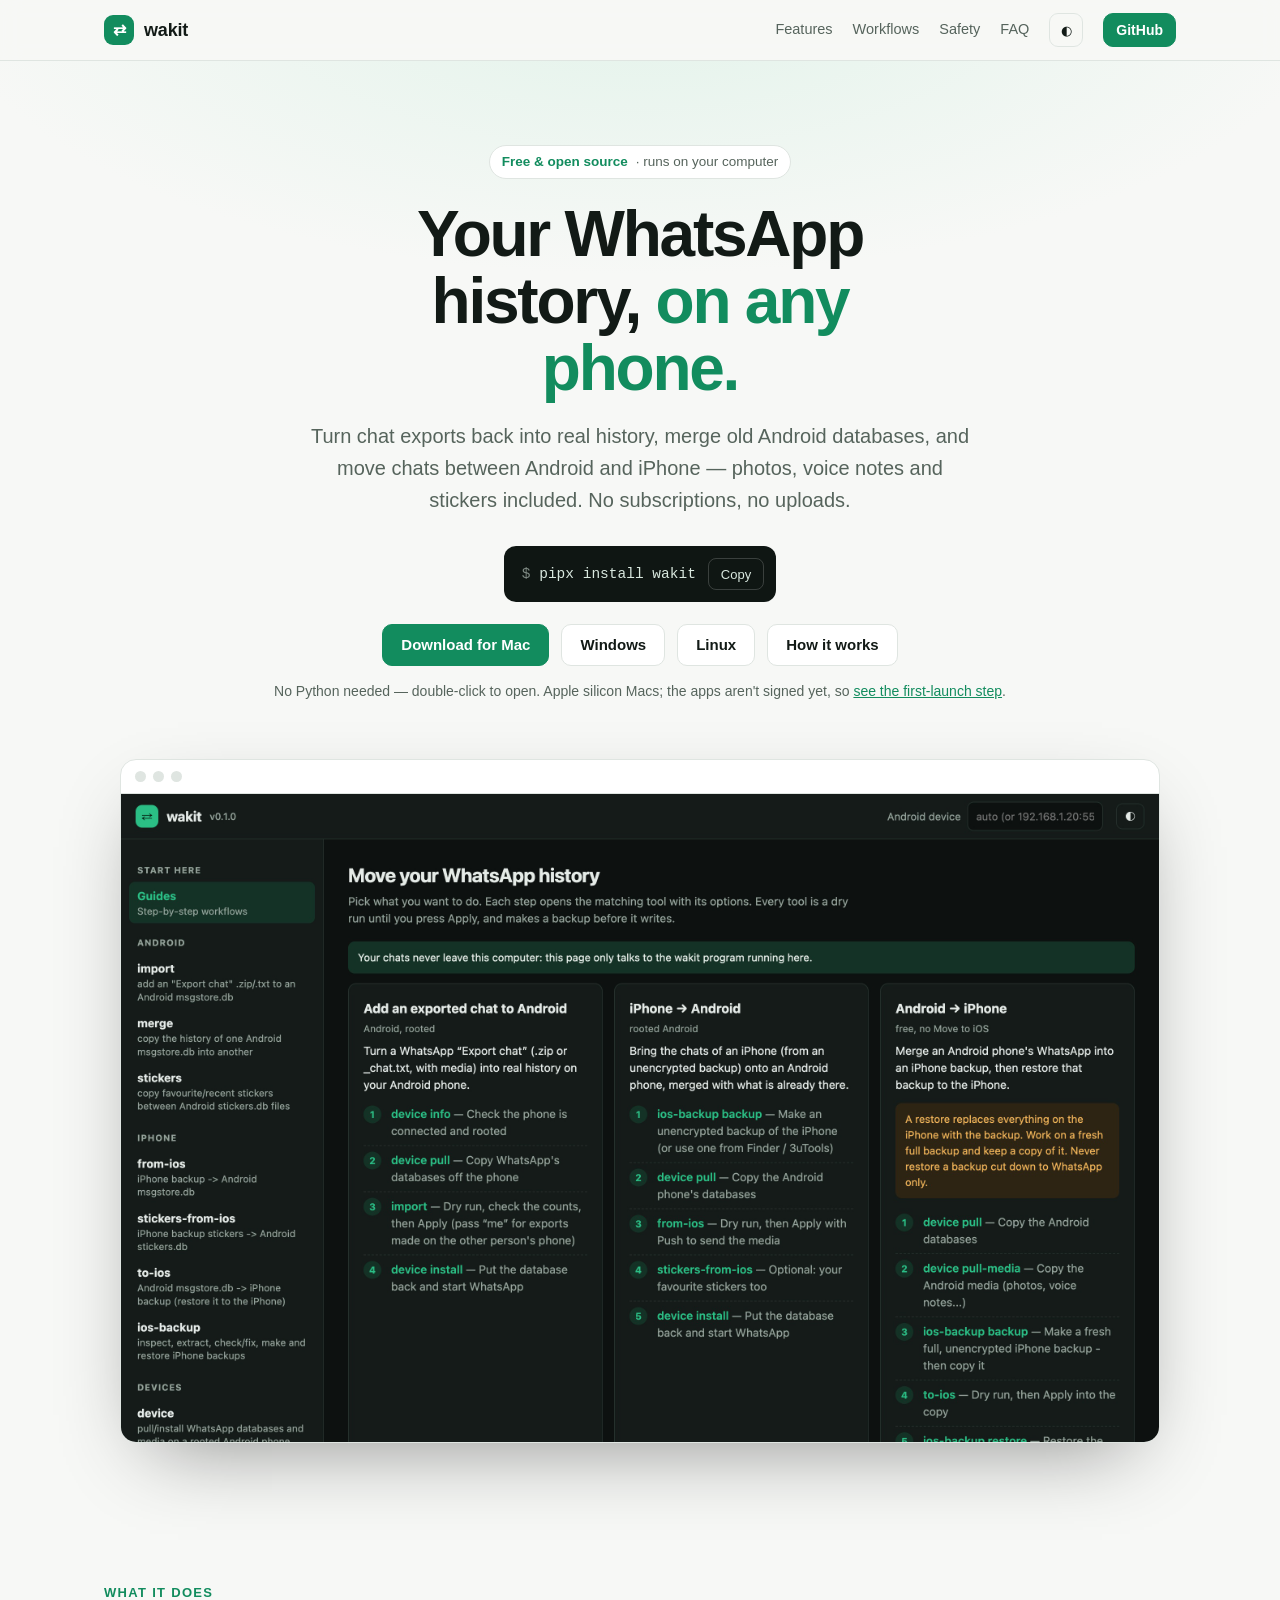
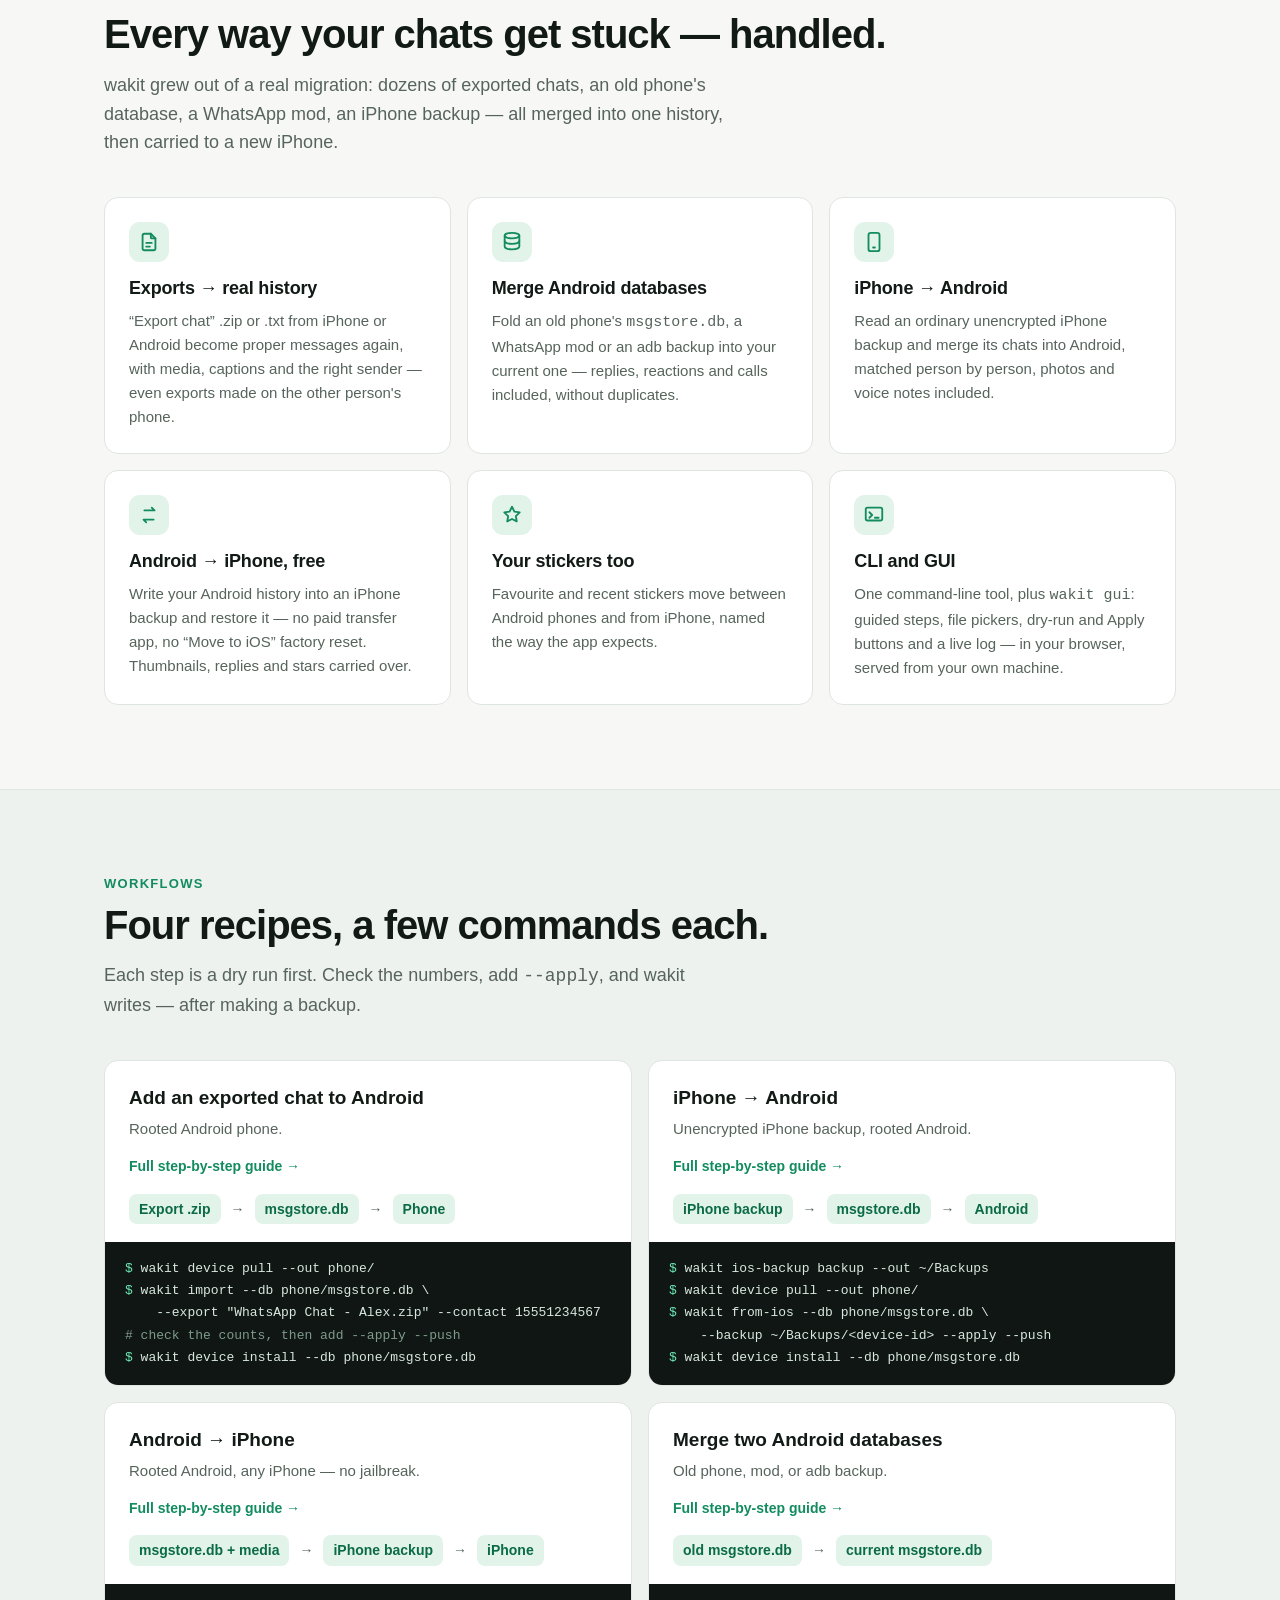
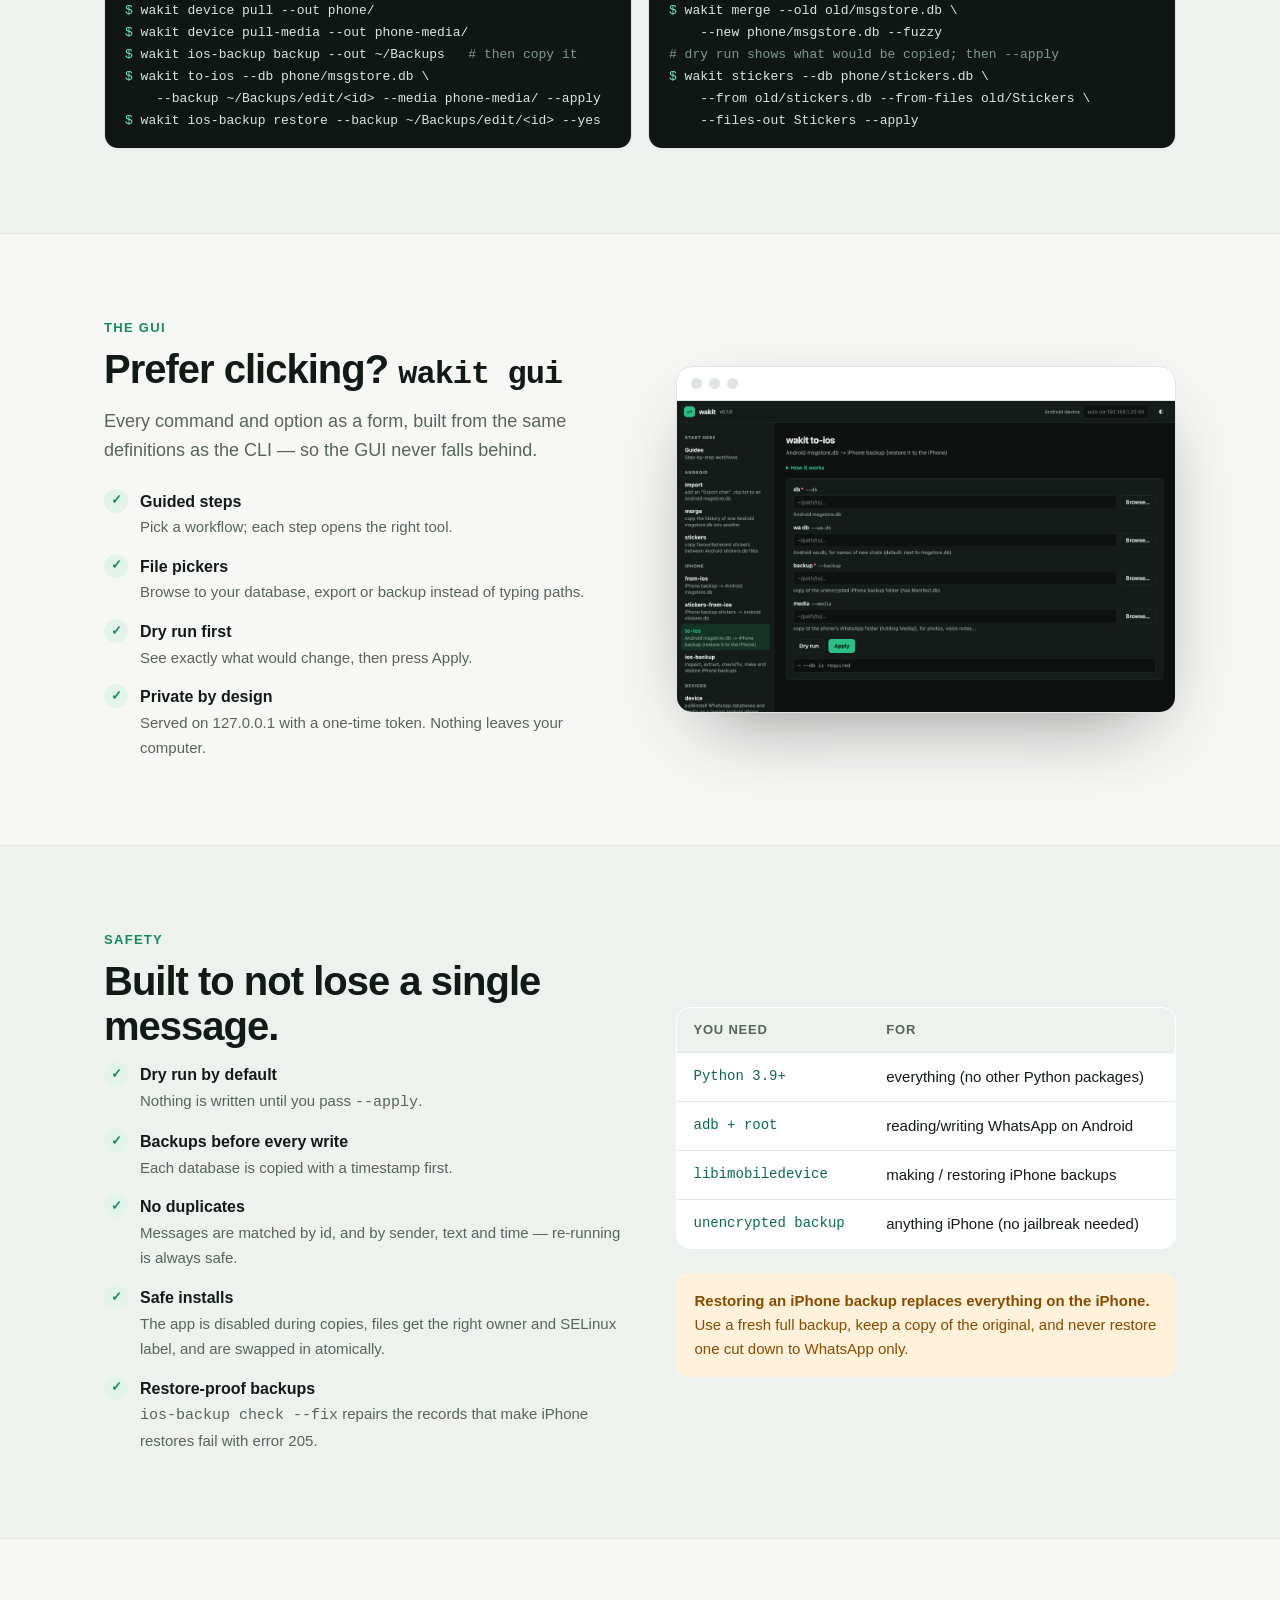
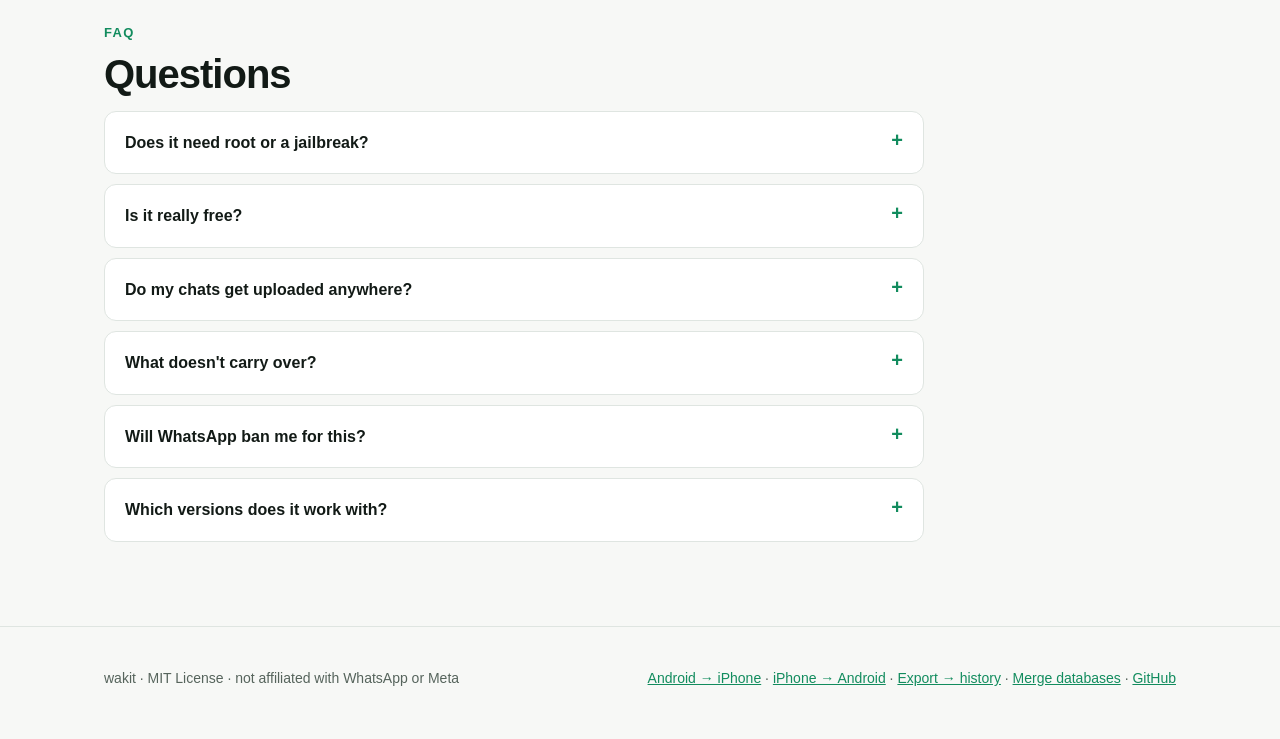
<file: index.html>
<!doctype html>
<html lang="en">
<head>
<meta charset="utf-8">
<meta name="viewport" content="width=device-width, initial-scale=1">
<title>wakit — move your WhatsApp history between Android and iPhone</title>
<meta name="description" content="Free, open-source tool to turn WhatsApp chat exports back into history, merge Android databases, and move chats between Android and iPhone. Runs locally — CLI and web GUI.">
<meta property="og:title" content="wakit — your WhatsApp history, on any phone">
<meta property="og:description" content="Chat exports → history. Android ⇄ iPhone. Free, local, open source.">
<meta property="og:image" content="/gui-guides.jpg">
<link rel="icon" href="data:image/svg+xml,<svg xmlns='http://www.w3.org/2000/svg' viewBox='0 0 32 32'><rect width='32' height='32' rx='8' fill='%23128c5e'/><text x='16' y='22' font-size='18' text-anchor='middle' fill='white' font-family='Arial'>⇄</text></svg>">
<link rel="stylesheet" href="/styles.css">
<link rel="canonical" href="https://wakit-site.vercel.app/">
</head>
<body>
<div class="nav">
  <div class="wrap">
    <a class="brand" href="#"><span class="logo" aria-hidden="true">⇄</span>wakit</a>
    <nav aria-label="Sections">
      <a href="#features">Features</a>
      <a href="#workflows">Workflows</a>
      <a href="#safety">Safety</a>
      <a href="#faq">FAQ</a>
      <button class="theme" id="theme" aria-label="Switch light or dark theme">◐</button>
      <a class="btn small primary keep" href="https://github.com/menaxmaged/wakit">GitHub</a>
    </nav>
  </div>
</div>

<header class="hero">
  <div class="wrap">
    <span class="pill"><b>Free & open source</b> · runs on your computer</span>
    <h1>Your WhatsApp history, <em>on any phone.</em></h1>
    <p class="sub">Turn chat exports back into real history, merge old Android databases, and move chats between Android and iPhone — photos, voice notes and stickers included. No subscriptions, no uploads.</p>
    <div class="install"><code id="cmd">pipx install wakit</code><button class="copy" id="copy">Copy</button></div>
    <div class="cta">
      <a class="btn primary" href="https://github.com/menaxmaged/wakit/releases/latest/download/wakit-macos-arm64">Download for Mac</a>
      <a class="btn" href="https://github.com/menaxmaged/wakit/releases/latest/download/wakit-windows-x86_64.exe">Windows</a>
      <a class="btn" href="https://github.com/menaxmaged/wakit/releases/latest/download/wakit-linux-x86_64">Linux</a>
      <a class="btn" href="#workflows">How it works</a>
    </div>
    <p class="dl-note">No Python needed — double-click to open. Apple silicon Macs; the apps aren't signed yet, so <a href="https://github.com/menaxmaged/wakit#download">see the first-launch step</a>.</p>
    <figure class="shot">
      <div class="chrome" aria-hidden="true"><i></i><i></i><i></i></div>
      <img src="gui-guides.jpg" width="2560" height="1600" alt="The wakit GUI: guides for adding an exported chat to Android, iPhone to Android, and Android to iPhone, each as numbered steps." loading="eager">
    </figure>
  </div>
</header>

<section id="features">
  <div class="wrap">
    <div class="eyebrow">What it does</div>
    <h2>Every way your chats get stuck — handled.</h2>
    <p class="lede">wakit grew out of a real migration: dozens of exported chats, an old phone's database, a WhatsApp mod, an iPhone backup — all merged into one history, then carried to a new iPhone.</p>
    <div class="grid">
      <div class="card"><div class="ico"><svg viewBox="0 0 24 24" fill="none" stroke="currentColor" stroke-width="2" stroke-linecap="round" stroke-linejoin="round"><path d="M14 3v4a1 1 0 0 0 1 1h4"/><path d="M17 21H7a2 2 0 0 1-2-2V5a2 2 0 0 1 2-2h7l5 5v11a2 2 0 0 1-2 2z"/><path d="M9 13h6M9 17h4"/></svg></div>
        <h3><a href="/export-to-history" style="color:inherit;text-decoration:none">Exports → real history</a></h3><p>“Export chat” .zip or .txt from iPhone or Android become proper messages again, with media, captions and the right sender — even exports made on the other person's phone.</p></div>
      <div class="card"><div class="ico"><svg viewBox="0 0 24 24" fill="none" stroke="currentColor" stroke-width="2" stroke-linecap="round" stroke-linejoin="round"><ellipse cx="12" cy="5" rx="8" ry="3"/><path d="M4 5v6c0 1.7 3.6 3 8 3s8-1.3 8-3V5"/><path d="M4 11v6c0 1.7 3.6 3 8 3s8-1.3 8-3v-6"/></svg></div>
        <h3><a href="/merge-databases" style="color:inherit;text-decoration:none">Merge Android databases</a></h3><p>Fold an old phone's <code>msgstore.db</code>, a WhatsApp mod or an adb backup into your current one — replies, reactions and calls included, without duplicates.</p></div>
      <div class="card"><div class="ico"><svg viewBox="0 0 24 24" fill="none" stroke="currentColor" stroke-width="2" stroke-linecap="round" stroke-linejoin="round"><rect x="6" y="2" width="12" height="20" rx="2.5"/><path d="M11 18h2"/></svg></div>
        <h3><a href="/iphone-to-android" style="color:inherit;text-decoration:none">iPhone → Android</a></h3><p>Read an ordinary unencrypted iPhone backup and merge its chats into Android, matched person by person, photos and voice notes included.</p></div>
      <div class="card"><div class="ico"><svg viewBox="0 0 24 24" fill="none" stroke="currentColor" stroke-width="2" stroke-linecap="round" stroke-linejoin="round"><path d="M7 7h11l-3-3M17 17H6l3 3"/></svg></div>
        <h3><a href="/android-to-iphone" style="color:inherit;text-decoration:none">Android → iPhone, free</a></h3><p>Write your Android history into an iPhone backup and restore it — no paid transfer app, no “Move to iOS” factory reset. Thumbnails, replies and stars carried over.</p></div>
      <div class="card"><div class="ico"><svg viewBox="0 0 24 24" fill="none" stroke="currentColor" stroke-width="2" stroke-linecap="round" stroke-linejoin="round"><path d="M12 3l2.6 5.3 5.8.8-4.2 4.1 1 5.8L12 16.3 6.8 19l1-5.8-4.2-4.1 5.8-.8z"/></svg></div>
        <h3>Your stickers too</h3><p>Favourite and recent stickers move between Android phones and from iPhone, named the way the app expects.</p></div>
      <div class="card"><div class="ico"><svg viewBox="0 0 24 24" fill="none" stroke="currentColor" stroke-width="2" stroke-linecap="round" stroke-linejoin="round"><rect x="3" y="4" width="18" height="14" rx="2"/><path d="M7 9l3 3-3 3M13 15h4"/></svg></div>
        <h3>CLI and GUI</h3><p>One command-line tool, plus <code>wakit gui</code>: guided steps, file pickers, dry-run and Apply buttons and a live log — in your browser, served from your own machine.</p></div>
    </div>
  </div>
</section>

<section id="workflows" class="alt">
  <div class="wrap">
    <div class="eyebrow">Workflows</div>
    <h2>Four recipes, a few commands each.</h2>
    <p class="lede">Each step is a dry run first. Check the numbers, add <code>--apply</code>, and wakit writes — after making a backup.</p>
    <div class="flows">
      <article class="flow">
        <header><h3>Add an exported chat to Android</h3><p>Rooted Android phone.</p></header>
        <a class="more" href="/export-to-history">Full step-by-step guide →</a>
        <div class="route"><span>Export .zip</span><b>→</b><span>msgstore.db</span><b>→</b><span>Phone</span></div>
<pre><span class="p">$</span> wakit device pull --out phone/
<span class="p">$</span> wakit import --db phone/msgstore.db \
    --export "WhatsApp Chat - Alex.zip" --contact 15551234567
<span class="c"># check the counts, then add --apply --push</span>
<span class="p">$</span> wakit device install --db phone/msgstore.db</pre>
      </article>
      <article class="flow">
        <header><h3>iPhone → Android</h3><p>Unencrypted iPhone backup, rooted Android.</p></header>
        <a class="more" href="/iphone-to-android">Full step-by-step guide →</a>
        <div class="route"><span>iPhone backup</span><b>→</b><span>msgstore.db</span><b>→</b><span>Android</span></div>
<pre><span class="p">$</span> wakit ios-backup backup --out ~/Backups
<span class="p">$</span> wakit device pull --out phone/
<span class="p">$</span> wakit from-ios --db phone/msgstore.db \
    --backup ~/Backups/&lt;device-id&gt; --apply --push
<span class="p">$</span> wakit device install --db phone/msgstore.db</pre>
      </article>
      <article class="flow">
        <header><h3>Android → iPhone</h3><p>Rooted Android, any iPhone — no jailbreak.</p></header>
        <a class="more" href="/android-to-iphone">Full step-by-step guide →</a>
        <div class="route"><span>msgstore.db + media</span><b>→</b><span>iPhone backup</span><b>→</b><span>iPhone</span></div>
<pre><span class="p">$</span> wakit device pull --out phone/
<span class="p">$</span> wakit device pull-media --out phone-media/
<span class="p">$</span> wakit ios-backup backup --out ~/Backups   <span class="c"># then copy it</span>
<span class="p">$</span> wakit to-ios --db phone/msgstore.db \
    --backup ~/Backups/edit/&lt;id&gt; --media phone-media/ --apply
<span class="p">$</span> wakit ios-backup restore --backup ~/Backups/edit/&lt;id&gt; --yes</pre>
      </article>
      <article class="flow">
        <header><h3>Merge two Android databases</h3><p>Old phone, mod, or adb backup.</p></header>
        <a class="more" href="/merge-databases">Full step-by-step guide →</a>
        <div class="route"><span>old msgstore.db</span><b>→</b><span>current msgstore.db</span></div>
<pre><span class="p">$</span> wakit merge --old old/msgstore.db \
    --new phone/msgstore.db --fuzzy
<span class="c"># dry run shows what would be copied; then --apply</span>
<span class="p">$</span> wakit stickers --db phone/stickers.db \
    --from old/stickers.db --from-files old/Stickers \
    --files-out Stickers --apply</pre>
      </article>
    </div>
  </div>
</section>

<section>
  <div class="wrap split">
    <div>
      <div class="eyebrow">The GUI</div>
      <h2>Prefer clicking? <code style="font-size:.8em">wakit gui</code></h2>
      <p class="lede" style="margin-bottom:24px">Every command and option as a form, built from the same definitions as the CLI — so the GUI never falls behind.</p>
      <ul class="list">
        <li><div><b>Guided steps</b><span>Pick a workflow; each step opens the right tool.</span></div></li>
        <li><div><b>File pickers</b><span>Browse to your database, export or backup instead of typing paths.</span></div></li>
        <li><div><b>Dry run first</b><span>See exactly what would change, then press Apply.</span></div></li>
        <li><div><b>Private by design</b><span>Served on 127.0.0.1 with a one-time token. Nothing leaves your computer.</span></div></li>
      </ul>
    </div>
    <figure class="shot" style="margin:0">
      <div class="chrome" aria-hidden="true"><i></i><i></i><i></i></div>
      <img src="gui-to-ios.jpg" width="2560" height="1600" alt="The to-ios form in the wakit GUI with fields for the Android database, the iPhone backup and the media folder, and Dry run / Apply buttons." loading="lazy">
    </figure>
  </div>
</section>

<section id="safety" class="alt">
  <div class="wrap split">
    <div>
      <div class="eyebrow">Safety</div>
      <h2>Built to not lose a single message.</h2>
      <ul class="list">
        <li><div><b>Dry run by default</b><span>Nothing is written until you pass <code>--apply</code>.</span></div></li>
        <li><div><b>Backups before every write</b><span>Each database is copied with a timestamp first.</span></div></li>
        <li><div><b>No duplicates</b><span>Messages are matched by id, and by sender, text and time — re-running is always safe.</span></div></li>
        <li><div><b>Safe installs</b><span>The app is disabled during copies, files get the right owner and SELinux label, and are swapped in atomically.</span></div></li>
        <li><div><b>Restore-proof backups</b><span><code>ios-backup check --fix</code> repairs the records that make iPhone restores fail with error 205.</span></div></li>
      </ul>
    </div>
    <div>
      <div class="tblwrap">
      <table class="tbl">
        <thead><tr><th>You need</th><th>For</th></tr></thead>
        <tbody>
          <tr><td>Python 3.9+</td><td>everything (no other Python packages)</td></tr>
          <tr><td>adb + root</td><td>reading/writing WhatsApp on Android</td></tr>
          <tr><td>libimobiledevice</td><td>making / restoring iPhone backups</td></tr>
          <tr><td>unencrypted backup</td><td>anything iPhone (no jailbreak needed)</td></tr>
        </tbody>
      </table>
      </div>
      <div class="warn"><b>Restoring an iPhone backup replaces everything on the iPhone.</b> Use a fresh full backup, keep a copy of the original, and never restore one cut down to WhatsApp only.</div>
    </div>
  </div>
</section>

<section id="faq">
  <div class="wrap">
    <div class="eyebrow">FAQ</div>
    <h2>Questions</h2>
    <div class="faq">
      <details><summary>Does it need root or a jailbreak?</summary><p>Android: yes, root — WhatsApp keeps its database in a folder only root can reach. iPhone: no jailbreak — wakit works through a normal unencrypted backup made by Finder, iTunes, 3uTools or <code>wakit ios-backup backup</code>.</p></details>
      <details><summary>Is it really free?</summary><p>Yes — MIT licensed, no accounts, no limits. The official “Move to iOS” is free too, but it needs a factory-reset iPhone; wakit merges into the iPhone you have.</p></details>
      <details><summary>Do my chats get uploaded anywhere?</summary><p>No. wakit is a program on your computer; the GUI is a page served by your own machine on 127.0.0.1. There is no server, no telemetry.</p></details>
      <details><summary>What doesn't carry over?</summary><p>Android → iPhone: reactions, polls and system notices. iPhone → Android: polls, reactions and calls. Encrypted backups (.crypt14/15, encrypted iPhone backups) are not supported — turn encryption off first.</p></details>
      <details><summary>Will WhatsApp ban me for this?</summary><p>wakit only edits your own local history database; it never talks to WhatsApp's servers. It isn't affiliated with or endorsed by WhatsApp or Meta, and WhatsApp's database layout can change — always keep backups.</p></details>
      <details><summary>Which versions does it work with?</summary><p>Developed against WhatsApp 2.26 on Android 7.1 (rooted) and iOS 27. Other versions should work; if a dry run looks wrong, open an issue with its output — never share your databases.</p></details>
    </div>
  </div>
</section>

<footer>
  <div class="wrap">
    <span>wakit · MIT License · not affiliated with WhatsApp or Meta</span>
    <span><a href="/android-to-iphone">Android → iPhone</a> · <a href="/iphone-to-android">iPhone → Android</a> · <a href="/export-to-history">Export → history</a> · <a href="/merge-databases">Merge databases</a> · <a href="https://github.com/menaxmaged/wakit">GitHub</a></span>
  </div>
</footer>

<script>
const copyBtn = document.getElementById("copy");
copyBtn.addEventListener("click", async () => {
  try { await navigator.clipboard.writeText(document.getElementById("cmd").textContent); copyBtn.textContent = "Copied"; }
  catch { copyBtn.textContent = "Select & copy"; }
  setTimeout(() => (copyBtn.textContent = "Copy"), 1600);
});
const root = document.documentElement;
try { const t = localStorage.getItem("wakit-theme"); if (t) root.dataset.theme = t; } catch {}
document.getElementById("theme").addEventListener("click", () => {
  const dark = matchMedia("(prefers-color-scheme: dark)").matches;
  const next = (root.dataset.theme || (dark ? "dark" : "light")) === "dark" ? "light" : "dark";
  root.dataset.theme = next;
  try { localStorage.setItem("wakit-theme", next); } catch {}
});
</script>
</body>
</html>
</file>
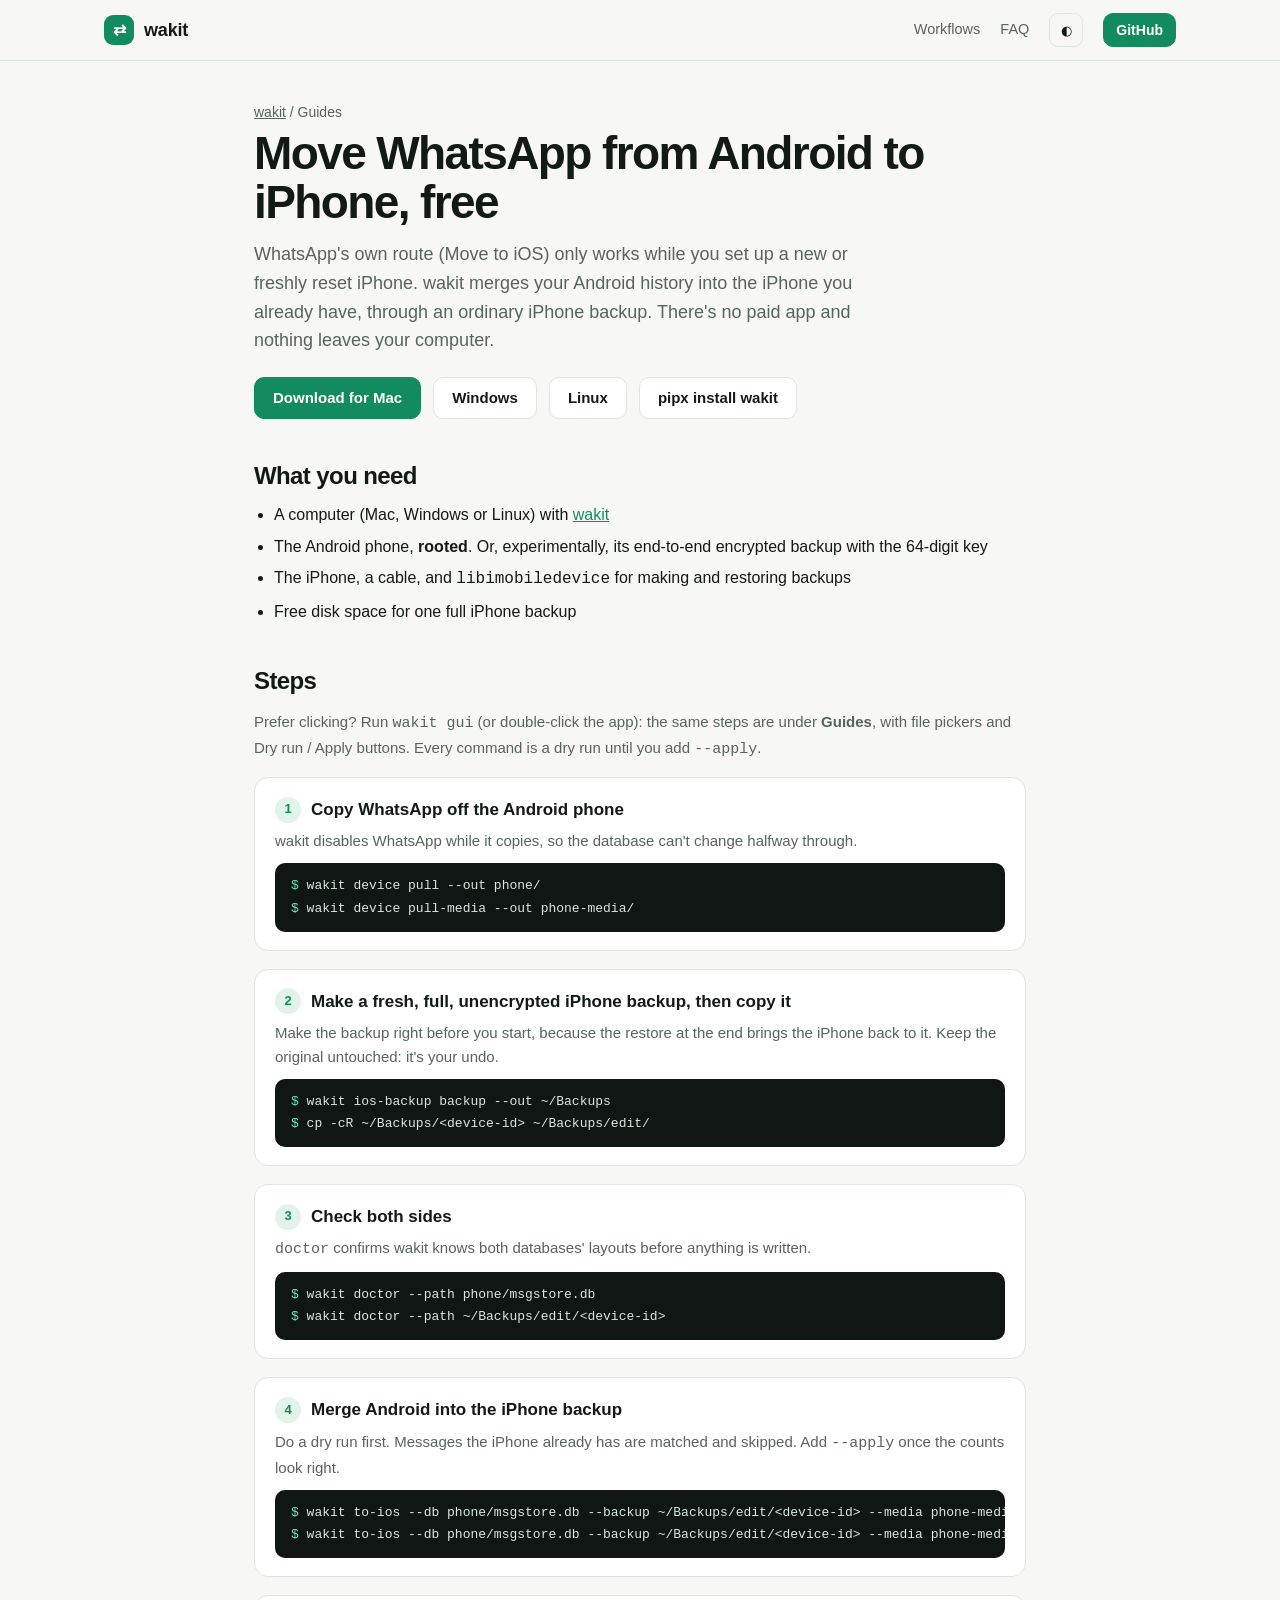
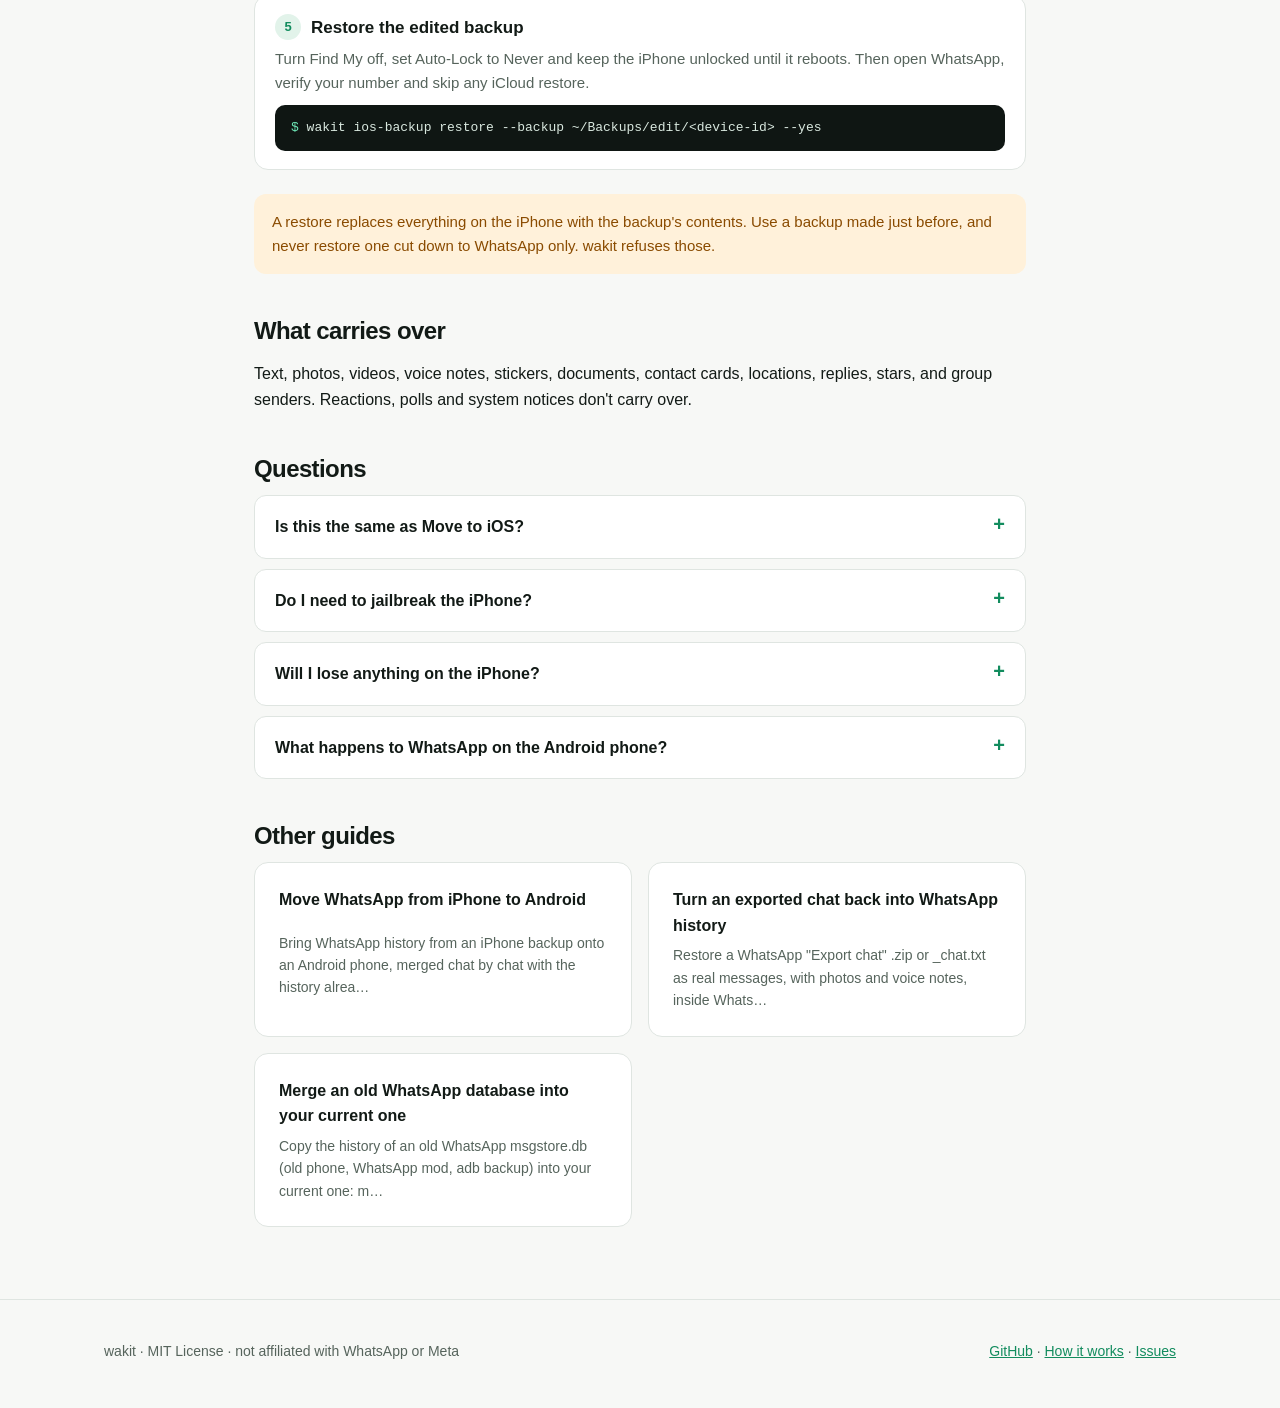
<file: android-to-iphone.html>
<!doctype html>
<html lang="en">
<head>
<meta charset="utf-8">
<meta name="viewport" content="width=device-width, initial-scale=1">
<title>Move WhatsApp chats from Android to iPhone for free — wakit</title>
<meta name="description" content="Transfer WhatsApp history from an Android phone to an iPhone without a paid app and without factory-resetting the iPhone. Free, open source, runs on your computer.">
<link rel="canonical" href="https://wakit-site.vercel.app/android-to-iphone">
<meta property="og:title" content="Move WhatsApp chats from Android to iPhone for free">
<meta property="og:description" content="Transfer WhatsApp history from an Android phone to an iPhone without a paid app and without factory-resetting the iPhone. Free, open source, runs on your computer.">
<meta property="og:image" content="https://wakit-site.vercel.app/gui-guides.jpg">
<link rel="icon" href="data:image/svg+xml,<svg xmlns='http://www.w3.org/2000/svg' viewBox='0 0 32 32'><rect width='32' height='32' rx='8' fill='%23128c5e'/><text x='16' y='22' font-size='18' text-anchor='middle' fill='white' font-family='Arial'>⇄</text></svg>">
<link rel="stylesheet" href="/styles.css">
<script type="application/ld+json">{"@context": "https://schema.org", "@type": "FAQPage", "mainEntity": [{"@type": "Question", "name": "Is this the same as Move to iOS?", "acceptedAnswer": {"@type": "Answer", "text": "No. Move to iOS needs a new or erased iPhone and moves everything in one go. wakit adds the Android history to the iPhone's existing WhatsApp, keeping what's already there and skipping duplicates."}}, {"@type": "Question", "name": "Do I need to jailbreak the iPhone?", "acceptedAnswer": {"@type": "Answer", "text": "No. wakit edits a normal unencrypted backup made by Finder, iTunes, 3uTools or wakit itself, and restores it."}}, {"@type": "Question", "name": "Will I lose anything on the iPhone?", "acceptedAnswer": {"@type": "Answer", "text": "A restore brings the whole iPhone back to the moment of the backup. Anything added after that backup is lost, so make it right before. Keep the original backup as your undo."}}, {"@type": "Question", "name": "What happens to WhatsApp on the Android phone?", "acceptedAnswer": {"@type": "Answer", "text": "Once you verify your number on the iPhone, the Android phone is logged out. Its copy of the chats stays where it is."}}]}</script>
</head>
<body>
<div class="nav">
  <div class="wrap">
    <a class="brand" href="/"><span class="logo" aria-hidden="true">⇄</span>wakit</a>
    <nav aria-label="Sections">
      <a href="/#workflows">Workflows</a>
      <a href="/#faq">FAQ</a>
      <button class="theme" id="theme" aria-label="Switch light or dark theme">◐</button>
      <a class="btn small primary keep" href="https://github.com/menaxmaged/wakit">GitHub</a>
    </nav>
  </div>
</div>
<main class="guide-page">
  <article class="wrap narrow">
    <p class="crumbs"><a href="/">wakit</a> / Guides</p>
    <h1>Move WhatsApp from Android to iPhone, free</h1>
    <p class="lede">WhatsApp's own route (Move to iOS) only works while you set up a new or freshly reset iPhone. wakit merges your Android history into the iPhone you already have, through an ordinary iPhone backup. There's no paid app and nothing leaves your computer.</p>
    <div class="cta left">
      <a class="btn primary" href="https://github.com/menaxmaged/wakit/releases/latest/download/wakit-macos-arm64">Download for Mac</a>
      <a class="btn" href="https://github.com/menaxmaged/wakit/releases/latest/download/wakit-windows-x86_64.exe">Windows</a>
      <a class="btn" href="https://github.com/menaxmaged/wakit/releases/latest/download/wakit-linux-x86_64">Linux</a>
      <a class="btn" href="https://github.com/menaxmaged/wakit#install-with-pip">pipx install wakit</a>
    </div>

    <h2>What you need</h2>
    <ul class="need">
      <li>A computer (Mac, Windows or Linux) with <a href="/">wakit</a></li>
      <li>The Android phone, <b>rooted</b>. Or, experimentally, its end-to-end encrypted backup with the 64-digit key</li>
      <li>The iPhone, a cable, and <code>libimobiledevice</code> for making and restoring backups</li>
      <li>Free disk space for one full iPhone backup</li>
    </ul>

    <h2>Steps</h2>
    <p class="muted">Prefer clicking? Run <code>wakit gui</code> (or double-click the app): the same steps are under
    <b>Guides</b>, with file pickers and Dry run / Apply buttons. Every command is a dry run until you add <code>--apply</code>.</p>
    <ol class="steps">
      <li><h3>Copy WhatsApp off the Android phone</h3><p>wakit disables WhatsApp while it copies, so the database can't change halfway through.</p><pre><span class="p">$</span> wakit device pull --out phone/
<span class="p">$</span> wakit device pull-media --out phone-media/</pre></li>
      <li><h3>Make a fresh, full, unencrypted iPhone backup, then copy it</h3><p>Make the backup right before you start, because the restore at the end brings the iPhone back to it. Keep the original untouched: it's your undo.</p><pre><span class="p">$</span> wakit ios-backup backup --out ~/Backups
<span class="p">$</span> cp -cR ~/Backups/&lt;device-id&gt; ~/Backups/edit/</pre></li>
      <li><h3>Check both sides</h3><p><code>doctor</code> confirms wakit knows both databases' layouts before anything is written.</p><pre><span class="p">$</span> wakit doctor --path phone/msgstore.db
<span class="p">$</span> wakit doctor --path ~/Backups/edit/&lt;device-id&gt;</pre></li>
      <li><h3>Merge Android into the iPhone backup</h3><p>Do a dry run first. Messages the iPhone already has are matched and skipped. Add <code>--apply</code> once the counts look right.</p><pre><span class="p">$</span> wakit to-ios --db phone/msgstore.db --backup ~/Backups/edit/&lt;device-id&gt; --media phone-media/
<span class="p">$</span> wakit to-ios --db phone/msgstore.db --backup ~/Backups/edit/&lt;device-id&gt; --media phone-media/ --apply</pre></li>
      <li><h3>Restore the edited backup</h3><p>Turn Find My off, set Auto-Lock to Never and keep the iPhone unlocked until it reboots. Then open WhatsApp, verify your number and skip any iCloud restore.</p><pre><span class="p">$</span> wakit ios-backup restore --backup ~/Backups/edit/&lt;device-id&gt; --yes</pre></li>
    </ol>
    <div class="warn">A restore replaces everything on the iPhone with the backup&#x27;s contents. Use a backup made just before, and never restore one cut down to WhatsApp only. wakit refuses those.</div>

    <h2>What carries over</h2>
    <p>Text, photos, videos, voice notes, stickers, documents, contact cards, locations, replies, stars, and group senders. Reactions, polls and system notices don't carry over.</p>

    <h2>Questions</h2>
    <div class="faq">
      <details><summary>Is this the same as Move to iOS?</summary><p>No. Move to iOS needs a new or erased iPhone and moves everything in one go. wakit adds the Android history to the iPhone's existing WhatsApp, keeping what's already there and skipping duplicates.</p></details>
      <details><summary>Do I need to jailbreak the iPhone?</summary><p>No. wakit edits a normal unencrypted backup made by Finder, iTunes, 3uTools or wakit itself, and restores it.</p></details>
      <details><summary>Will I lose anything on the iPhone?</summary><p>A restore brings the whole iPhone back to the moment of the backup. Anything added after that backup is lost, so make it right before. Keep the original backup as your undo.</p></details>
      <details><summary>What happens to WhatsApp on the Android phone?</summary><p>Once you verify your number on the iPhone, the Android phone is logged out. Its copy of the chats stays where it is.</p></details>
    </div>

    <h2>Other guides</h2>
    <div class="grid two">
      <a class="card link" href="/iphone-to-android"><b>Move WhatsApp from iPhone to Android</b><span>Bring WhatsApp history from an iPhone backup onto an Android phone, merged chat by chat with the history alrea…</span></a>
      <a class="card link" href="/export-to-history"><b>Turn an exported chat back into WhatsApp history</b><span>Restore a WhatsApp &quot;Export chat&quot; .zip or _chat.txt as real messages, with photos and voice notes, inside Whats…</span></a>
      <a class="card link" href="/merge-databases"><b>Merge an old WhatsApp database into your current one</b><span>Copy the history of an old WhatsApp msgstore.db (old phone, WhatsApp mod, adb backup) into your current one: m…</span></a>
    </div>
  </article>
</main>
<footer>
  <div class="wrap">
    <span>wakit · MIT License · not affiliated with WhatsApp or Meta</span>
    <span><a href="https://github.com/menaxmaged/wakit">GitHub</a> · <a href="https://github.com/menaxmaged/wakit/blob/main/docs/how-it-works.md">How it works</a> · <a href="https://github.com/menaxmaged/wakit/issues">Issues</a></span>
  </div>
</footer>
<script>
const root = document.documentElement;
try { const t = localStorage.getItem("wakit-theme"); if (t) root.dataset.theme = t; } catch {}
document.getElementById("theme").addEventListener("click", () => {
  const dark = matchMedia("(prefers-color-scheme: dark)").matches;
  const next = (root.dataset.theme || (dark ? "dark" : "light")) === "dark" ? "light" : "dark";
  root.dataset.theme = next;
  try { localStorage.setItem("wakit-theme", next); } catch {}
});
</script>
</body>
</html>
</file>
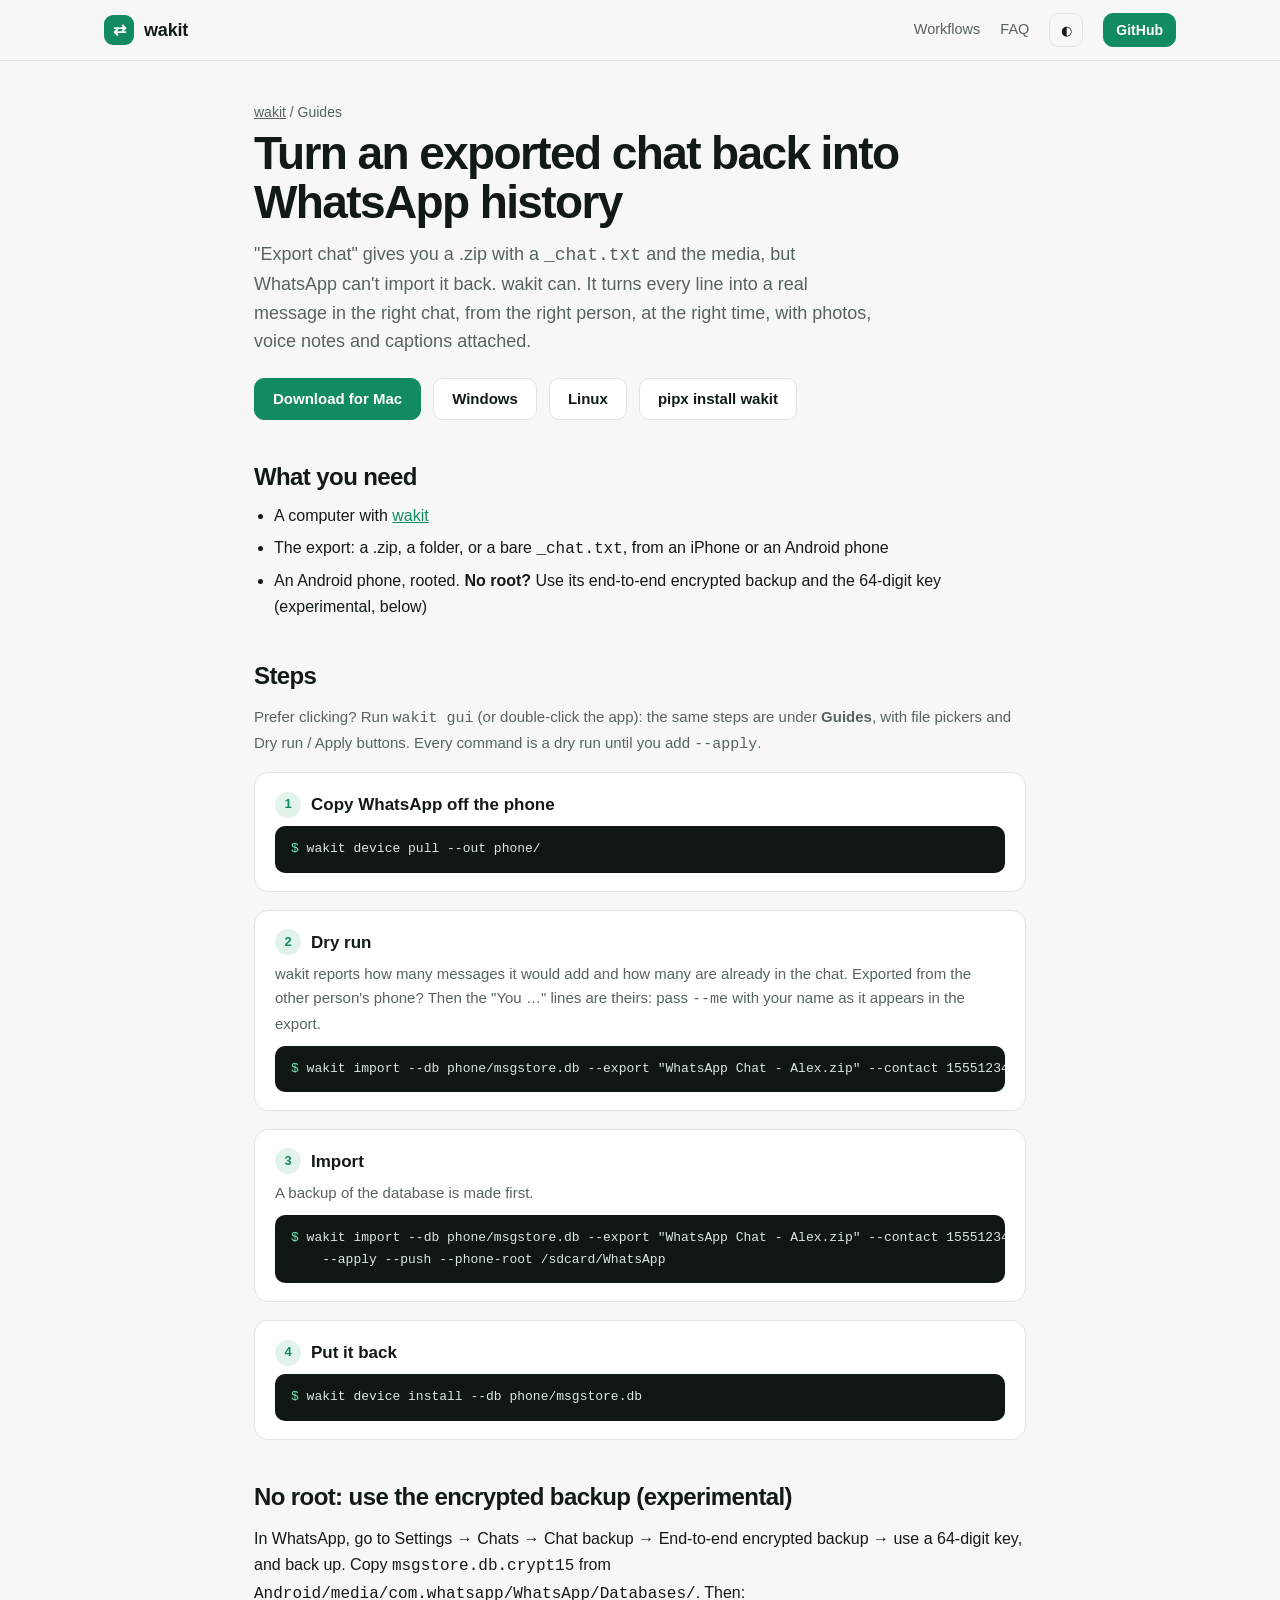
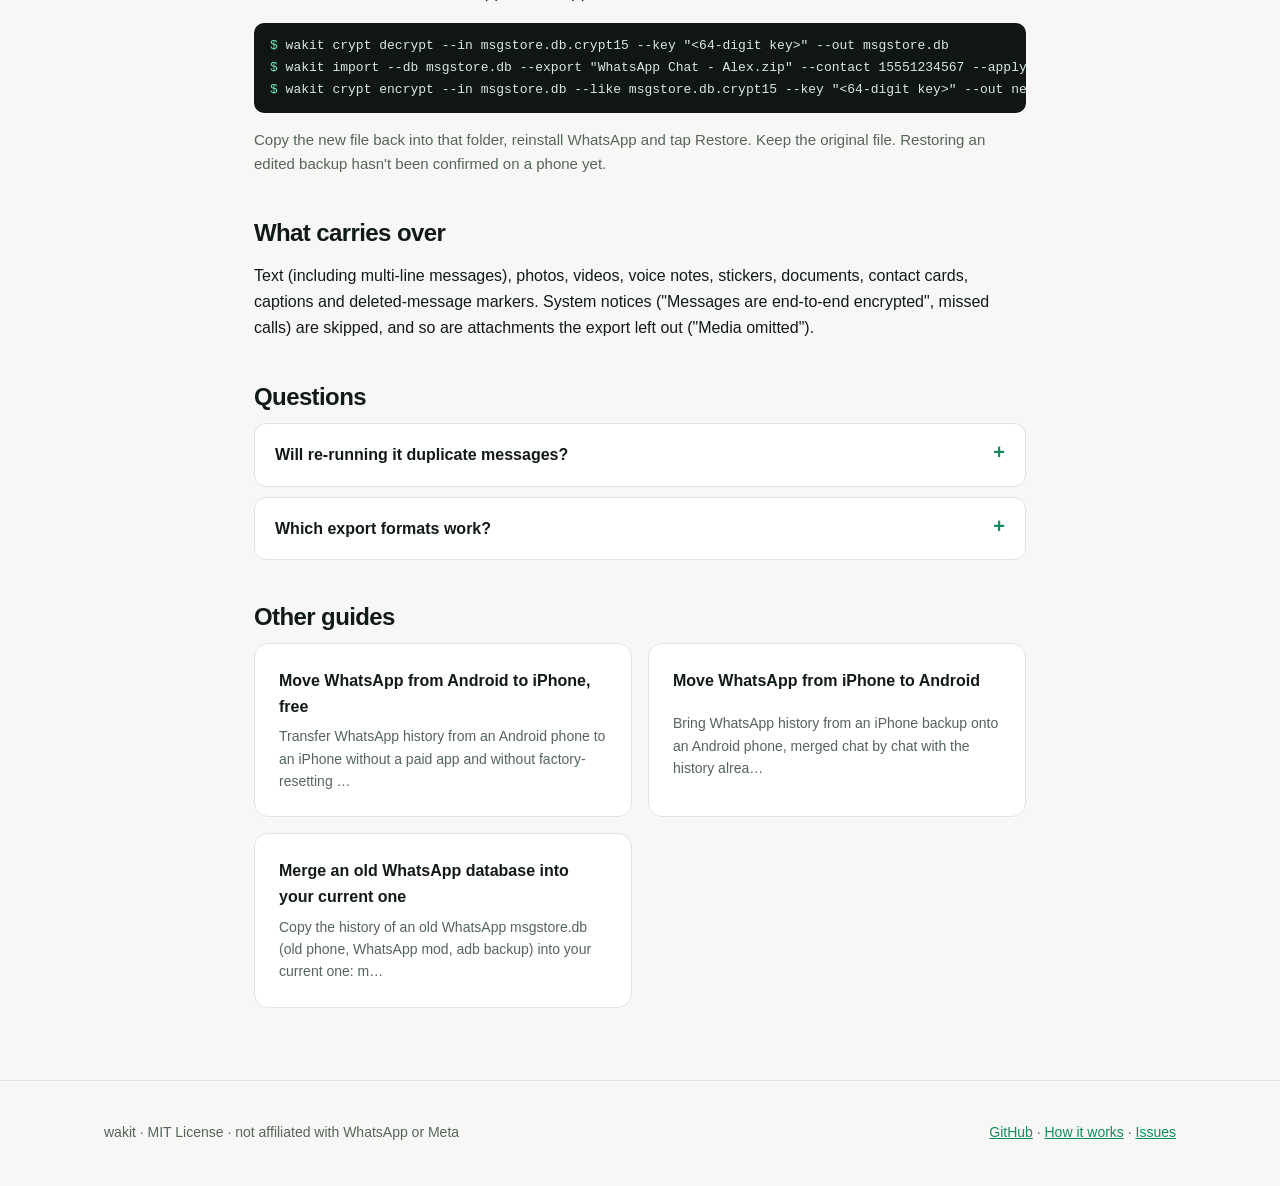
<file: export-to-history.html>
<!doctype html>
<html lang="en">
<head>
<meta charset="utf-8">
<meta name="viewport" content="width=device-width, initial-scale=1">
<title>Turn a WhatsApp chat export back into chat history — wakit</title>
<meta name="description" content="Restore a WhatsApp &quot;Export chat&quot; .zip or _chat.txt as real messages, with photos and voice notes, inside WhatsApp on Android. iPhone and Android export formats.">
<link rel="canonical" href="https://wakit-site.vercel.app/export-to-history">
<meta property="og:title" content="Turn a WhatsApp chat export back into chat history">
<meta property="og:description" content="Restore a WhatsApp &quot;Export chat&quot; .zip or _chat.txt as real messages, with photos and voice notes, inside WhatsApp on Android. iPhone and Android export formats.">
<meta property="og:image" content="https://wakit-site.vercel.app/gui-guides.jpg">
<link rel="icon" href="data:image/svg+xml,<svg xmlns='http://www.w3.org/2000/svg' viewBox='0 0 32 32'><rect width='32' height='32' rx='8' fill='%23128c5e'/><text x='16' y='22' font-size='18' text-anchor='middle' fill='white' font-family='Arial'>⇄</text></svg>">
<link rel="stylesheet" href="/styles.css">
<script type="application/ld+json">{"@context": "https://schema.org", "@type": "FAQPage", "mainEntity": [{"@type": "Question", "name": "Will re-running it duplicate messages?", "acceptedAnswer": {"@type": "Answer", "text": "No. Messages already in the chat are matched one to one by sender, text and time, so you can import several overlapping exports of the same chat."}}, {"@type": "Question", "name": "Which export formats work?", "acceptedAnswer": {"@type": "Answer", "text": "Both: iPhone ([dd/mm/yyyy, h:mm:ss AM] Name: …) and Android (dd/mm/yyyy, hh:mm - Name: …), in either date order. Group exports aren't supported yet."}}]}</script>
</head>
<body>
<div class="nav">
  <div class="wrap">
    <a class="brand" href="/"><span class="logo" aria-hidden="true">⇄</span>wakit</a>
    <nav aria-label="Sections">
      <a href="/#workflows">Workflows</a>
      <a href="/#faq">FAQ</a>
      <button class="theme" id="theme" aria-label="Switch light or dark theme">◐</button>
      <a class="btn small primary keep" href="https://github.com/menaxmaged/wakit">GitHub</a>
    </nav>
  </div>
</div>
<main class="guide-page">
  <article class="wrap narrow">
    <p class="crumbs"><a href="/">wakit</a> / Guides</p>
    <h1>Turn an exported chat back into WhatsApp history</h1>
    <p class="lede">"Export chat" gives you a .zip with a <code>_chat.txt</code> and the media, but WhatsApp can't import it back. wakit can. It turns every line into a real message in the right chat, from the right person, at the right time, with photos, voice notes and captions attached.</p>
    <div class="cta left">
      <a class="btn primary" href="https://github.com/menaxmaged/wakit/releases/latest/download/wakit-macos-arm64">Download for Mac</a>
      <a class="btn" href="https://github.com/menaxmaged/wakit/releases/latest/download/wakit-windows-x86_64.exe">Windows</a>
      <a class="btn" href="https://github.com/menaxmaged/wakit/releases/latest/download/wakit-linux-x86_64">Linux</a>
      <a class="btn" href="https://github.com/menaxmaged/wakit#install-with-pip">pipx install wakit</a>
    </div>

    <h2>What you need</h2>
    <ul class="need">
      <li>A computer with <a href="/">wakit</a></li>
      <li>The export: a .zip, a folder, or a bare <code>_chat.txt</code>, from an iPhone or an Android phone</li>
      <li>An Android phone, rooted. <b>No root?</b> Use its end-to-end encrypted backup and the 64-digit key (experimental, below)</li>
    </ul>

    <h2>Steps</h2>
    <p class="muted">Prefer clicking? Run <code>wakit gui</code> (or double-click the app): the same steps are under
    <b>Guides</b>, with file pickers and Dry run / Apply buttons. Every command is a dry run until you add <code>--apply</code>.</p>
    <ol class="steps">
      <li><h3>Copy WhatsApp off the phone</h3><pre><span class="p">$</span> wakit device pull --out phone/</pre></li>
      <li><h3>Dry run</h3><p>wakit reports how many messages it would add and how many are already in the chat. Exported from the other person's phone? Then the "You …" lines are theirs: pass <code>--me</code> with your name as it appears in the export.</p><pre><span class="p">$</span> wakit import --db phone/msgstore.db --export &quot;WhatsApp Chat - Alex.zip&quot; --contact 15551234567</pre></li>
      <li><h3>Import</h3><p>A backup of the database is made first.</p><pre><span class="p">$</span> wakit import --db phone/msgstore.db --export &quot;WhatsApp Chat - Alex.zip&quot; --contact 15551234567 \
    --apply --push --phone-root /sdcard/WhatsApp</pre></li>
      <li><h3>Put it back</h3><pre><span class="p">$</span> wakit device install --db phone/msgstore.db</pre></li>
    </ol>
    <h2>No root: use the encrypted backup (experimental)</h2>
    <p>In WhatsApp, go to Settings → Chats → Chat backup → End-to-end encrypted backup → use a 64-digit key, and back up. Copy <code>msgstore.db.crypt15</code> from <code>Android/media/com.whatsapp/WhatsApp/Databases/</code>. Then:</p>
    <pre><span class="p">$</span> wakit crypt decrypt --in msgstore.db.crypt15 --key &quot;&lt;64-digit key&gt;&quot; --out msgstore.db
<span class="p">$</span> wakit import --db msgstore.db --export &quot;WhatsApp Chat - Alex.zip&quot; --contact 15551234567 --apply
<span class="p">$</span> wakit crypt encrypt --in msgstore.db --like msgstore.db.crypt15 --key &quot;&lt;64-digit key&gt;&quot; --out new/msgstore.db.crypt15</pre>
    <p class="muted">Copy the new file back into that folder, reinstall WhatsApp and tap Restore. Keep the original file. Restoring an edited backup hasn't been confirmed on a phone yet.</p>

    <h2>What carries over</h2>
    <p>Text (including multi-line messages), photos, videos, voice notes, stickers, documents, contact cards, captions and deleted-message markers. System notices ("Messages are end-to-end encrypted", missed calls) are skipped, and so are attachments the export left out ("Media omitted").</p>

    <h2>Questions</h2>
    <div class="faq">
      <details><summary>Will re-running it duplicate messages?</summary><p>No. Messages already in the chat are matched one to one by sender, text and time, so you can import several overlapping exports of the same chat.</p></details>
      <details><summary>Which export formats work?</summary><p>Both: iPhone (<code>[dd/mm/yyyy, h:mm:ss AM] Name: …</code>) and Android (<code>dd/mm/yyyy, hh:mm - Name: …</code>), in either date order. Group exports aren't supported yet.</p></details>
    </div>

    <h2>Other guides</h2>
    <div class="grid two">
      <a class="card link" href="/android-to-iphone"><b>Move WhatsApp from Android to iPhone, free</b><span>Transfer WhatsApp history from an Android phone to an iPhone without a paid app and without factory-resetting …</span></a>
      <a class="card link" href="/iphone-to-android"><b>Move WhatsApp from iPhone to Android</b><span>Bring WhatsApp history from an iPhone backup onto an Android phone, merged chat by chat with the history alrea…</span></a>
      <a class="card link" href="/merge-databases"><b>Merge an old WhatsApp database into your current one</b><span>Copy the history of an old WhatsApp msgstore.db (old phone, WhatsApp mod, adb backup) into your current one: m…</span></a>
    </div>
  </article>
</main>
<footer>
  <div class="wrap">
    <span>wakit · MIT License · not affiliated with WhatsApp or Meta</span>
    <span><a href="https://github.com/menaxmaged/wakit">GitHub</a> · <a href="https://github.com/menaxmaged/wakit/blob/main/docs/how-it-works.md">How it works</a> · <a href="https://github.com/menaxmaged/wakit/issues">Issues</a></span>
  </div>
</footer>
<script>
const root = document.documentElement;
try { const t = localStorage.getItem("wakit-theme"); if (t) root.dataset.theme = t; } catch {}
document.getElementById("theme").addEventListener("click", () => {
  const dark = matchMedia("(prefers-color-scheme: dark)").matches;
  const next = (root.dataset.theme || (dark ? "dark" : "light")) === "dark" ? "light" : "dark";
  root.dataset.theme = next;
  try { localStorage.setItem("wakit-theme", next); } catch {}
});
</script>
</body>
</html>
</file>
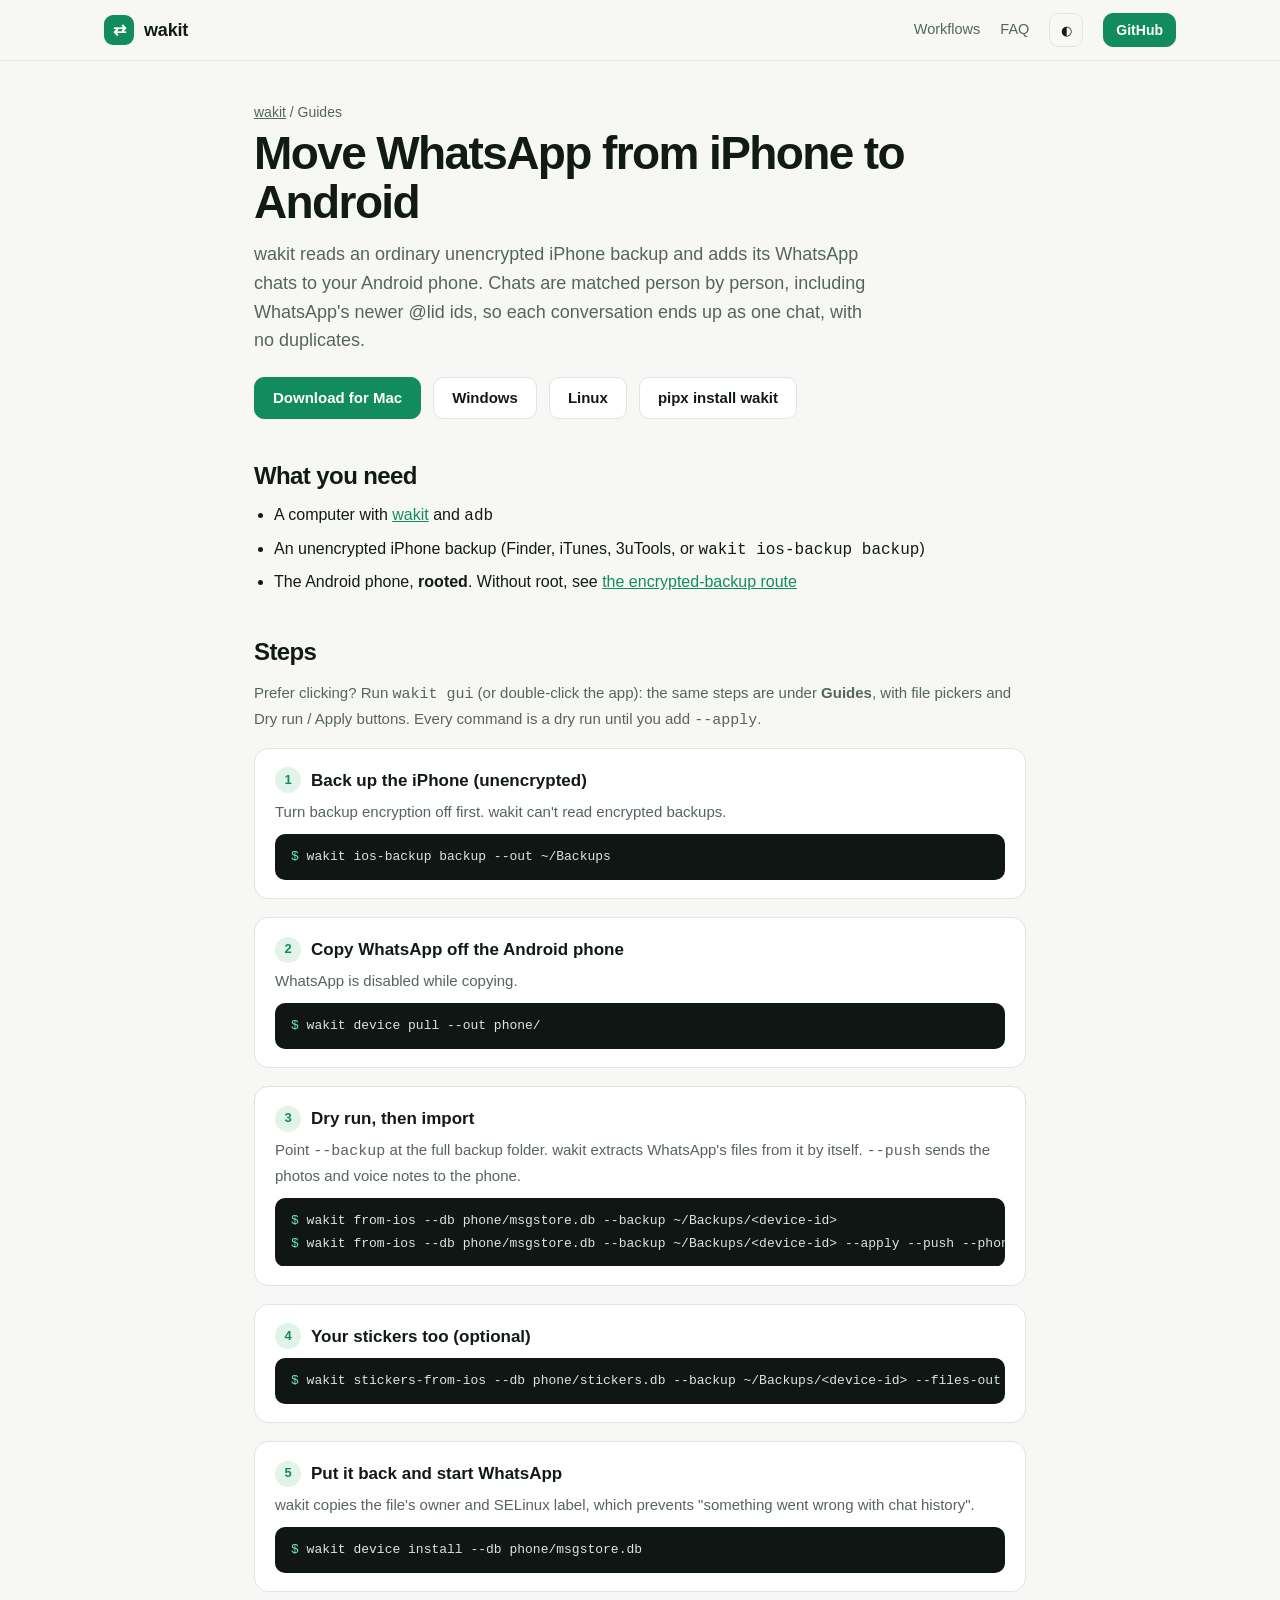
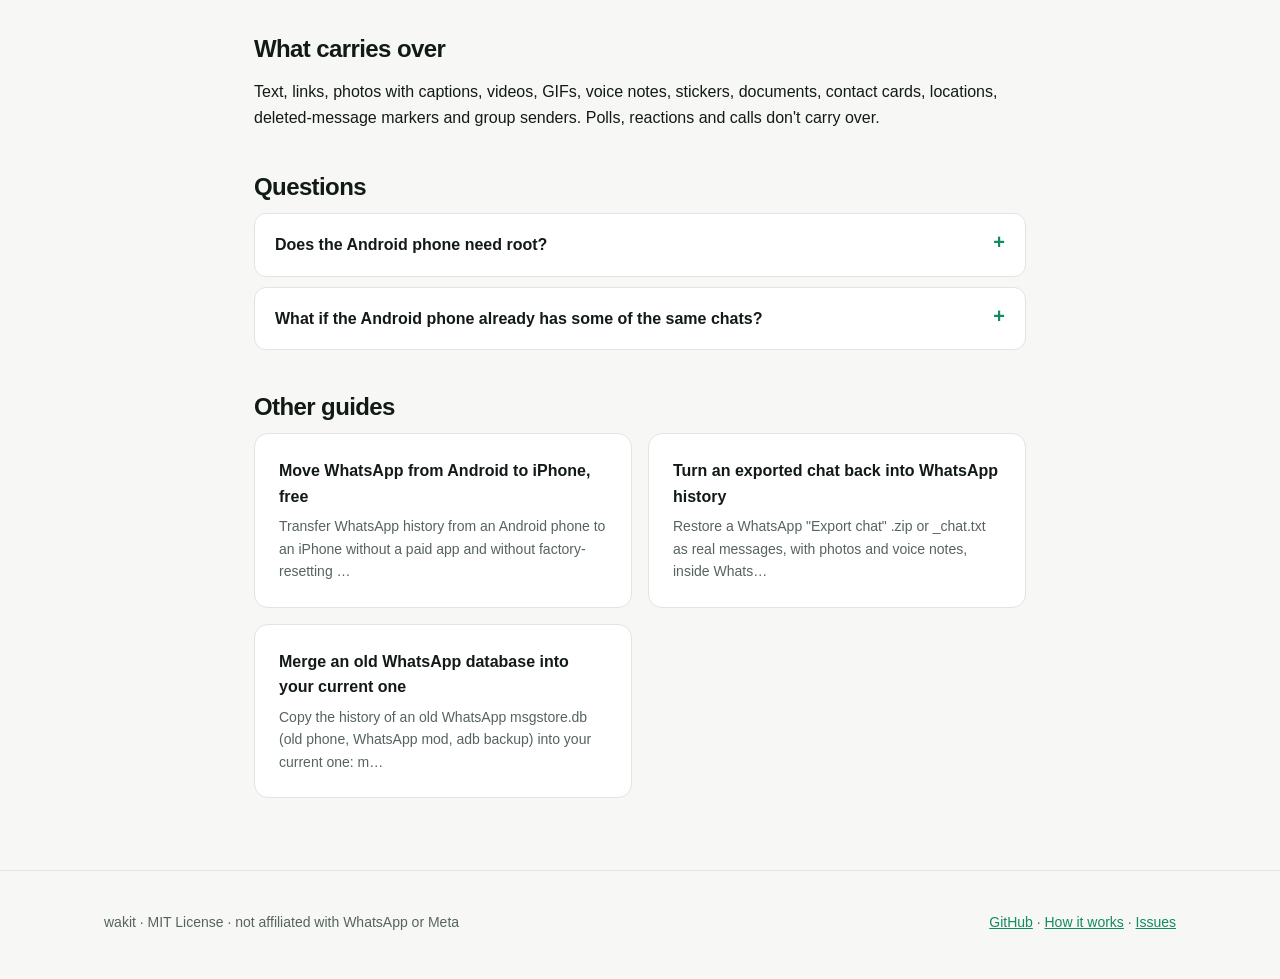
<file: iphone-to-android.html>
<!doctype html>
<html lang="en">
<head>
<meta charset="utf-8">
<meta name="viewport" content="width=device-width, initial-scale=1">
<title>Move WhatsApp chats from iPhone to Android, merged with your chats — wakit</title>
<meta name="description" content="Bring WhatsApp history from an iPhone backup onto an Android phone, merged chat by chat with the history already there. Free and open source.">
<link rel="canonical" href="https://wakit-site.vercel.app/iphone-to-android">
<meta property="og:title" content="Move WhatsApp chats from iPhone to Android, merged with your chats">
<meta property="og:description" content="Bring WhatsApp history from an iPhone backup onto an Android phone, merged chat by chat with the history already there. Free and open source.">
<meta property="og:image" content="https://wakit-site.vercel.app/gui-guides.jpg">
<link rel="icon" href="data:image/svg+xml,<svg xmlns='http://www.w3.org/2000/svg' viewBox='0 0 32 32'><rect width='32' height='32' rx='8' fill='%23128c5e'/><text x='16' y='22' font-size='18' text-anchor='middle' fill='white' font-family='Arial'>⇄</text></svg>">
<link rel="stylesheet" href="/styles.css">
<script type="application/ld+json">{"@context": "https://schema.org", "@type": "FAQPage", "mainEntity": [{"@type": "Question", "name": "Does the Android phone need root?", "acceptedAnswer": {"@type": "Answer", "text": "For writing straight into WhatsApp's database, yes: it lives in a folder only root can reach. The experimental no-root route edits WhatsApp's end-to-end encrypted backup instead."}}, {"@type": "Question", "name": "What if the Android phone already has some of the same chats?", "acceptedAnswer": {"@type": "Answer", "text": "They're merged. Messages already there, matched by id or by sender, text and time, are skipped, so running it twice never duplicates anything."}}]}</script>
</head>
<body>
<div class="nav">
  <div class="wrap">
    <a class="brand" href="/"><span class="logo" aria-hidden="true">⇄</span>wakit</a>
    <nav aria-label="Sections">
      <a href="/#workflows">Workflows</a>
      <a href="/#faq">FAQ</a>
      <button class="theme" id="theme" aria-label="Switch light or dark theme">◐</button>
      <a class="btn small primary keep" href="https://github.com/menaxmaged/wakit">GitHub</a>
    </nav>
  </div>
</div>
<main class="guide-page">
  <article class="wrap narrow">
    <p class="crumbs"><a href="/">wakit</a> / Guides</p>
    <h1>Move WhatsApp from iPhone to Android</h1>
    <p class="lede">wakit reads an ordinary unencrypted iPhone backup and adds its WhatsApp chats to your Android phone. Chats are matched person by person, including WhatsApp's newer @lid ids, so each conversation ends up as one chat, with no duplicates.</p>
    <div class="cta left">
      <a class="btn primary" href="https://github.com/menaxmaged/wakit/releases/latest/download/wakit-macos-arm64">Download for Mac</a>
      <a class="btn" href="https://github.com/menaxmaged/wakit/releases/latest/download/wakit-windows-x86_64.exe">Windows</a>
      <a class="btn" href="https://github.com/menaxmaged/wakit/releases/latest/download/wakit-linux-x86_64">Linux</a>
      <a class="btn" href="https://github.com/menaxmaged/wakit#install-with-pip">pipx install wakit</a>
    </div>

    <h2>What you need</h2>
    <ul class="need">
      <li>A computer with <a href="/">wakit</a> and <code>adb</code></li>
      <li>An unencrypted iPhone backup (Finder, iTunes, 3uTools, or <code>wakit ios-backup backup</code>)</li>
      <li>The Android phone, <b>rooted</b>. Without root, see <a href="/export-to-history">the encrypted-backup route</a></li>
    </ul>

    <h2>Steps</h2>
    <p class="muted">Prefer clicking? Run <code>wakit gui</code> (or double-click the app): the same steps are under
    <b>Guides</b>, with file pickers and Dry run / Apply buttons. Every command is a dry run until you add <code>--apply</code>.</p>
    <ol class="steps">
      <li><h3>Back up the iPhone (unencrypted)</h3><p>Turn backup encryption off first. wakit can't read encrypted backups.</p><pre><span class="p">$</span> wakit ios-backup backup --out ~/Backups</pre></li>
      <li><h3>Copy WhatsApp off the Android phone</h3><p>WhatsApp is disabled while copying.</p><pre><span class="p">$</span> wakit device pull --out phone/</pre></li>
      <li><h3>Dry run, then import</h3><p>Point <code>--backup</code> at the full backup folder. wakit extracts WhatsApp's files from it by itself. <code>--push</code> sends the photos and voice notes to the phone.</p><pre><span class="p">$</span> wakit from-ios --db phone/msgstore.db --backup ~/Backups/&lt;device-id&gt;
<span class="p">$</span> wakit from-ios --db phone/msgstore.db --backup ~/Backups/&lt;device-id&gt; --apply --push --phone-root /sdcard/WhatsApp</pre></li>
      <li><h3>Your stickers too (optional)</h3><pre><span class="p">$</span> wakit stickers-from-ios --db phone/stickers.db --backup ~/Backups/&lt;device-id&gt; --files-out Stickers --apply</pre></li>
      <li><h3>Put it back and start WhatsApp</h3><p>wakit copies the file's owner and SELinux label, which prevents "something went wrong with chat history".</p><pre><span class="p">$</span> wakit device install --db phone/msgstore.db</pre></li>
    </ol>

    <h2>What carries over</h2>
    <p>Text, links, photos with captions, videos, GIFs, voice notes, stickers, documents, contact cards, locations, deleted-message markers and group senders. Polls, reactions and calls don't carry over.</p>

    <h2>Questions</h2>
    <div class="faq">
      <details><summary>Does the Android phone need root?</summary><p>For writing straight into WhatsApp's database, yes: it lives in a folder only root can reach. The experimental no-root route edits WhatsApp's end-to-end encrypted backup instead.</p></details>
      <details><summary>What if the Android phone already has some of the same chats?</summary><p>They're merged. Messages already there, matched by id or by sender, text and time, are skipped, so running it twice never duplicates anything.</p></details>
    </div>

    <h2>Other guides</h2>
    <div class="grid two">
      <a class="card link" href="/android-to-iphone"><b>Move WhatsApp from Android to iPhone, free</b><span>Transfer WhatsApp history from an Android phone to an iPhone without a paid app and without factory-resetting …</span></a>
      <a class="card link" href="/export-to-history"><b>Turn an exported chat back into WhatsApp history</b><span>Restore a WhatsApp &quot;Export chat&quot; .zip or _chat.txt as real messages, with photos and voice notes, inside Whats…</span></a>
      <a class="card link" href="/merge-databases"><b>Merge an old WhatsApp database into your current one</b><span>Copy the history of an old WhatsApp msgstore.db (old phone, WhatsApp mod, adb backup) into your current one: m…</span></a>
    </div>
  </article>
</main>
<footer>
  <div class="wrap">
    <span>wakit · MIT License · not affiliated with WhatsApp or Meta</span>
    <span><a href="https://github.com/menaxmaged/wakit">GitHub</a> · <a href="https://github.com/menaxmaged/wakit/blob/main/docs/how-it-works.md">How it works</a> · <a href="https://github.com/menaxmaged/wakit/issues">Issues</a></span>
  </div>
</footer>
<script>
const root = document.documentElement;
try { const t = localStorage.getItem("wakit-theme"); if (t) root.dataset.theme = t; } catch {}
document.getElementById("theme").addEventListener("click", () => {
  const dark = matchMedia("(prefers-color-scheme: dark)").matches;
  const next = (root.dataset.theme || (dark ? "dark" : "light")) === "dark" ? "light" : "dark";
  root.dataset.theme = next;
  try { localStorage.setItem("wakit-theme", next); } catch {}
});
</script>
</body>
</html>
</file>
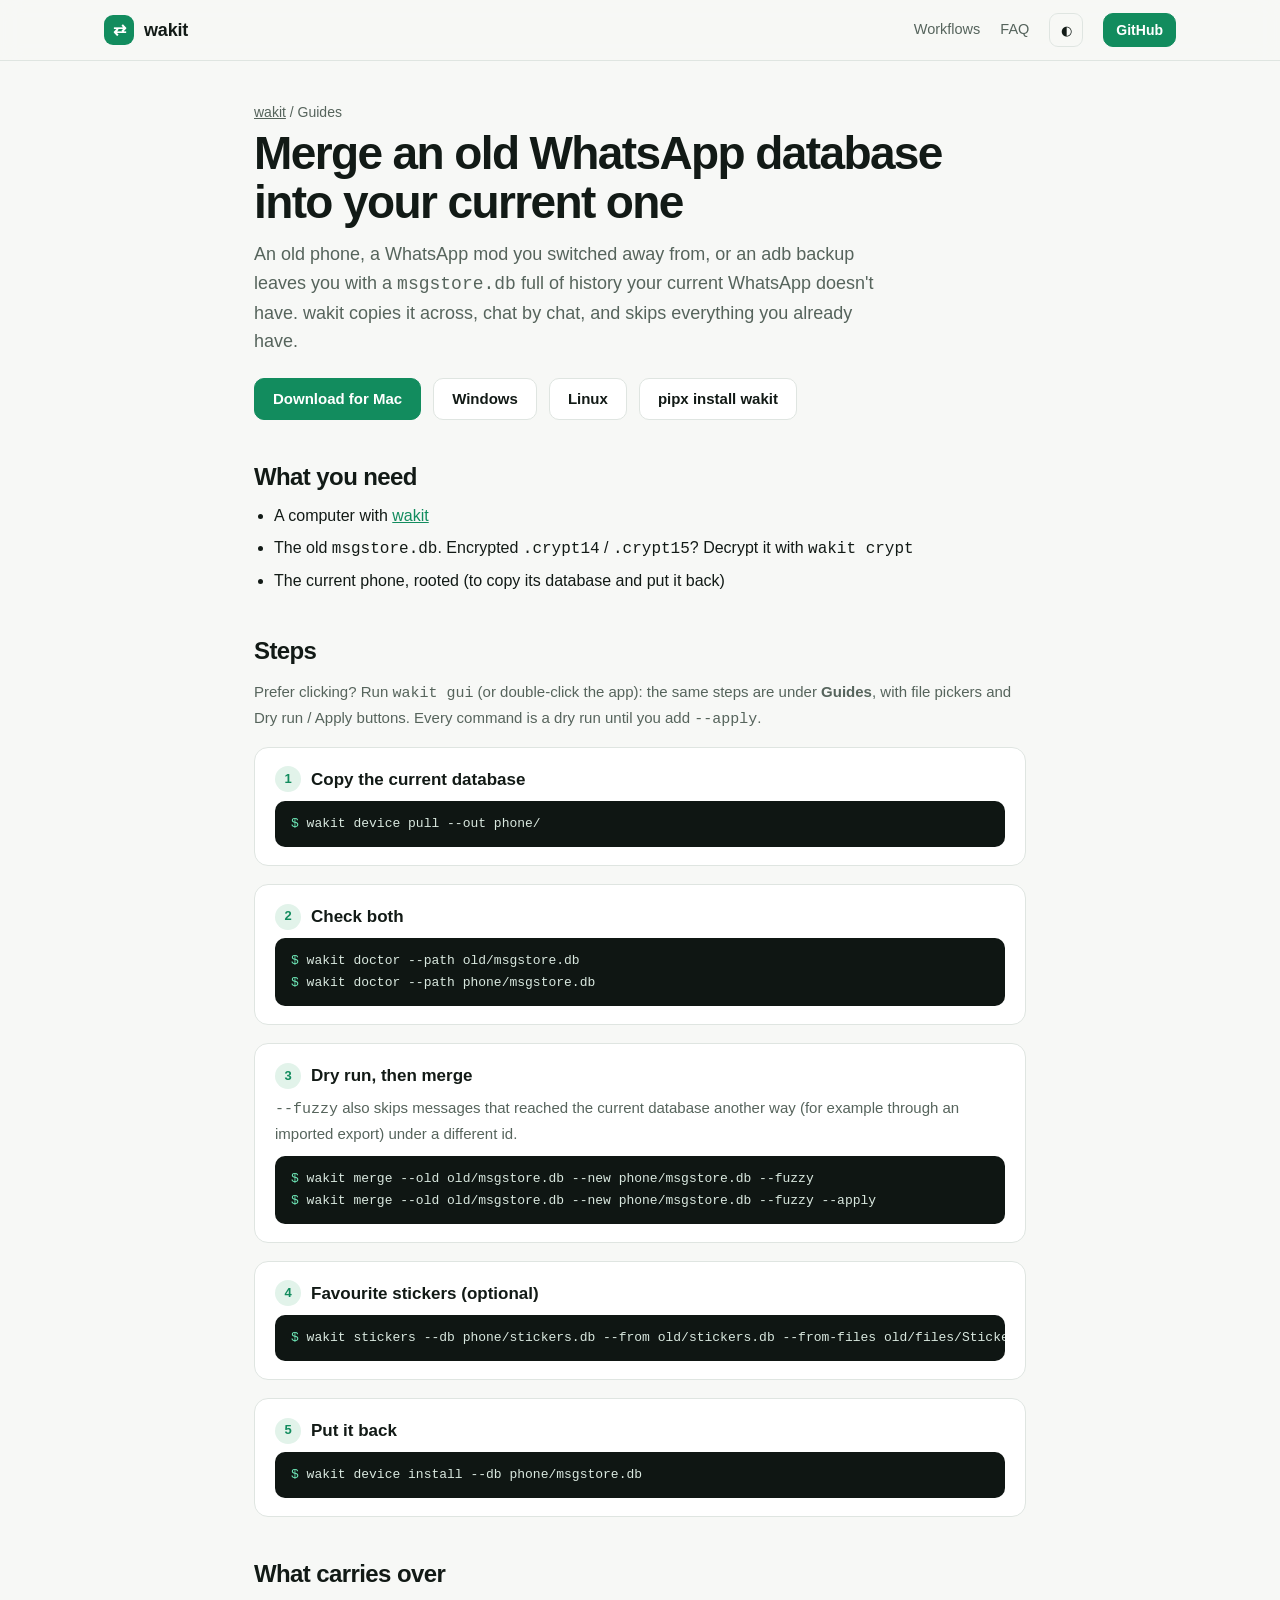
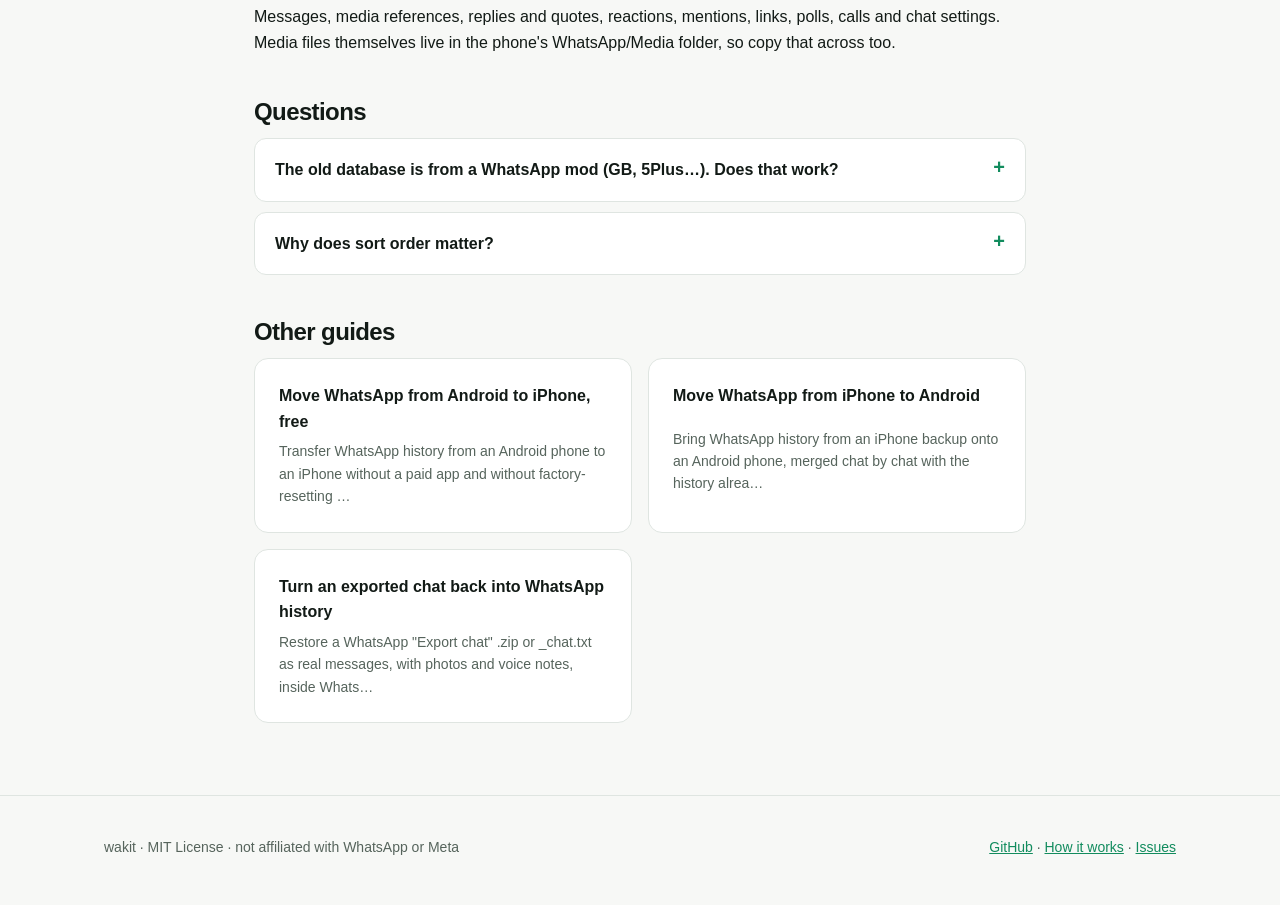
<file: merge-databases.html>
<!doctype html>
<html lang="en">
<head>
<meta charset="utf-8">
<meta name="viewport" content="width=device-width, initial-scale=1">
<title>Merge two WhatsApp databases (msgstore.db) without duplicates — wakit</title>
<meta name="description" content="Copy the history of an old WhatsApp msgstore.db (old phone, WhatsApp mod, adb backup) into your current one: messages, media, replies, reactions and calls, without duplicates.">
<link rel="canonical" href="https://wakit-site.vercel.app/merge-databases">
<meta property="og:title" content="Merge two WhatsApp databases (msgstore.db) without duplicates">
<meta property="og:description" content="Copy the history of an old WhatsApp msgstore.db (old phone, WhatsApp mod, adb backup) into your current one: messages, media, replies, reactions and calls, without duplicates.">
<meta property="og:image" content="https://wakit-site.vercel.app/gui-guides.jpg">
<link rel="icon" href="data:image/svg+xml,<svg xmlns='http://www.w3.org/2000/svg' viewBox='0 0 32 32'><rect width='32' height='32' rx='8' fill='%23128c5e'/><text x='16' y='22' font-size='18' text-anchor='middle' fill='white' font-family='Arial'>⇄</text></svg>">
<link rel="stylesheet" href="/styles.css">
<script type="application/ld+json">{"@context": "https://schema.org", "@type": "FAQPage", "mainEntity": [{"@type": "Question", "name": "The old database is from a WhatsApp mod (GB, 5Plus…). Does that work?", "acceptedAnswer": {"@type": "Answer", "text": "Usually yes. Mods use WhatsApp's own database layout. Run wakit doctor on it first. If the layout differs, wakit refuses to write and tells you exactly which tables or columns are missing."}}, {"@type": "Question", "name": "Why does sort order matter?", "acceptedAnswer": {"@type": "Answer", "text": "WhatsApp gives each new message a sort position equal to its row id. Merged history has to fit under that, or new messages would appear in the middle of old chats. wakit renumbers everything in time order after each merge."}}]}</script>
</head>
<body>
<div class="nav">
  <div class="wrap">
    <a class="brand" href="/"><span class="logo" aria-hidden="true">⇄</span>wakit</a>
    <nav aria-label="Sections">
      <a href="/#workflows">Workflows</a>
      <a href="/#faq">FAQ</a>
      <button class="theme" id="theme" aria-label="Switch light or dark theme">◐</button>
      <a class="btn small primary keep" href="https://github.com/menaxmaged/wakit">GitHub</a>
    </nav>
  </div>
</div>
<main class="guide-page">
  <article class="wrap narrow">
    <p class="crumbs"><a href="/">wakit</a> / Guides</p>
    <h1>Merge an old WhatsApp database into your current one</h1>
    <p class="lede">An old phone, a WhatsApp mod you switched away from, or an adb backup leaves you with a <code>msgstore.db</code> full of history your current WhatsApp doesn't have. wakit copies it across, chat by chat, and skips everything you already have.</p>
    <div class="cta left">
      <a class="btn primary" href="https://github.com/menaxmaged/wakit/releases/latest/download/wakit-macos-arm64">Download for Mac</a>
      <a class="btn" href="https://github.com/menaxmaged/wakit/releases/latest/download/wakit-windows-x86_64.exe">Windows</a>
      <a class="btn" href="https://github.com/menaxmaged/wakit/releases/latest/download/wakit-linux-x86_64">Linux</a>
      <a class="btn" href="https://github.com/menaxmaged/wakit#install-with-pip">pipx install wakit</a>
    </div>

    <h2>What you need</h2>
    <ul class="need">
      <li>A computer with <a href="/">wakit</a></li>
      <li>The old <code>msgstore.db</code>. Encrypted <code>.crypt14</code> / <code>.crypt15</code>? Decrypt it with <code>wakit crypt</code></li>
      <li>The current phone, rooted (to copy its database and put it back)</li>
    </ul>

    <h2>Steps</h2>
    <p class="muted">Prefer clicking? Run <code>wakit gui</code> (or double-click the app): the same steps are under
    <b>Guides</b>, with file pickers and Dry run / Apply buttons. Every command is a dry run until you add <code>--apply</code>.</p>
    <ol class="steps">
      <li><h3>Copy the current database</h3><pre><span class="p">$</span> wakit device pull --out phone/</pre></li>
      <li><h3>Check both</h3><pre><span class="p">$</span> wakit doctor --path old/msgstore.db
<span class="p">$</span> wakit doctor --path phone/msgstore.db</pre></li>
      <li><h3>Dry run, then merge</h3><p><code>--fuzzy</code> also skips messages that reached the current database another way (for example through an imported export) under a different id.</p><pre><span class="p">$</span> wakit merge --old old/msgstore.db --new phone/msgstore.db --fuzzy
<span class="p">$</span> wakit merge --old old/msgstore.db --new phone/msgstore.db --fuzzy --apply</pre></li>
      <li><h3>Favourite stickers (optional)</h3><pre><span class="p">$</span> wakit stickers --db phone/stickers.db --from old/stickers.db --from-files old/files/Stickers --files-out Stickers --apply</pre></li>
      <li><h3>Put it back</h3><pre><span class="p">$</span> wakit device install --db phone/msgstore.db</pre></li>
    </ol>

    <h2>What carries over</h2>
    <p>Messages, media references, replies and quotes, reactions, mentions, links, polls, calls and chat settings. Media files themselves live in the phone's WhatsApp/Media folder, so copy that across too.</p>

    <h2>Questions</h2>
    <div class="faq">
      <details><summary>The old database is from a WhatsApp mod (GB, 5Plus…). Does that work?</summary><p>Usually yes. Mods use WhatsApp's own database layout. Run <code>wakit doctor</code> on it first. If the layout differs, wakit refuses to write and tells you exactly which tables or columns are missing.</p></details>
      <details><summary>Why does sort order matter?</summary><p>WhatsApp gives each new message a sort position equal to its row id. Merged history has to fit under that, or new messages would appear in the middle of old chats. wakit renumbers everything in time order after each merge.</p></details>
    </div>

    <h2>Other guides</h2>
    <div class="grid two">
      <a class="card link" href="/android-to-iphone"><b>Move WhatsApp from Android to iPhone, free</b><span>Transfer WhatsApp history from an Android phone to an iPhone without a paid app and without factory-resetting …</span></a>
      <a class="card link" href="/iphone-to-android"><b>Move WhatsApp from iPhone to Android</b><span>Bring WhatsApp history from an iPhone backup onto an Android phone, merged chat by chat with the history alrea…</span></a>
      <a class="card link" href="/export-to-history"><b>Turn an exported chat back into WhatsApp history</b><span>Restore a WhatsApp &quot;Export chat&quot; .zip or _chat.txt as real messages, with photos and voice notes, inside Whats…</span></a>
    </div>
  </article>
</main>
<footer>
  <div class="wrap">
    <span>wakit · MIT License · not affiliated with WhatsApp or Meta</span>
    <span><a href="https://github.com/menaxmaged/wakit">GitHub</a> · <a href="https://github.com/menaxmaged/wakit/blob/main/docs/how-it-works.md">How it works</a> · <a href="https://github.com/menaxmaged/wakit/issues">Issues</a></span>
  </div>
</footer>
<script>
const root = document.documentElement;
try { const t = localStorage.getItem("wakit-theme"); if (t) root.dataset.theme = t; } catch {}
document.getElementById("theme").addEventListener("click", () => {
  const dark = matchMedia("(prefers-color-scheme: dark)").matches;
  const next = (root.dataset.theme || (dark ? "dark" : "light")) === "dark" ? "light" : "dark";
  root.dataset.theme = next;
  try { localStorage.setItem("wakit-theme", next); } catch {}
});
</script>
</body>
</html>
</file>
<file: styles.css>
:root {
  --bg: #f7f8f6; --bg2: #eef2ef; --panel: #ffffff; --ink: #121a16; --muted: #56645c; --line: #dfe5e1;
  --accent: #128c5e; --accent-2: #0b6b47; --accent-soft: #e2f3ea; --accent-ink: #fff;
  --warn: #8a4b00; --warn-soft: #fff1da; --code: #0f1613; --code-ink: #d9e8df;
}
@media (prefers-color-scheme: dark) {
  :root:not([data-theme="light"]) {
    --bg: #0b100e; --bg2: #101714; --panel: #131b17; --ink: #e7eeea; --muted: #9aaba1; --line: #223029;
    --accent: #2fc48a; --accent-2: #5fdcaa; --accent-soft: #12301f; --accent-ink: #03110a;
    --warn: #f3b95e; --warn-soft: #2b2112; --code: #070d0a; --code-ink: #d3e4da;
  }
}
:root[data-theme="dark"] {
  --bg: #0b100e; --bg2: #101714; --panel: #131b17; --ink: #e7eeea; --muted: #9aaba1; --line: #223029;
  --accent: #2fc48a; --accent-2: #5fdcaa; --accent-soft: #12301f; --accent-ink: #03110a;
  --warn: #f3b95e; --warn-soft: #2b2112; --code: #070d0a; --code-ink: #d3e4da;
}
* { box-sizing: border-box; }
html { scroll-behavior: smooth; }
body { margin: 0; background: var(--bg); color: var(--ink); font: 16px/1.6 -apple-system, BlinkMacSystemFont, "Segoe UI", Roboto, "Noto Sans", sans-serif; }
a { color: var(--accent); }
:focus-visible { outline: 2px solid var(--accent); outline-offset: 3px; }
.wrap { max-width: 1120px; margin: 0 auto; padding: 0 24px; }
code, pre, .mono { font-family: ui-monospace, SFMono-Regular, Menlo, Consolas, monospace; }

/* nav */
.nav { position: sticky; top: 0; z-index: 5; backdrop-filter: saturate(1.4) blur(10px); background: color-mix(in srgb, var(--bg) 82%, transparent); border-bottom: 1px solid var(--line); }
.nav .wrap { display: flex; align-items: center; gap: 22px; height: 60px; }
.brand { display: flex; align-items: center; gap: 10px; font-weight: 750; font-size: 18px; color: var(--ink); text-decoration: none; letter-spacing: -.01em; }
.logo { width: 30px; height: 30px; border-radius: 9px; background: var(--accent); color: var(--accent-ink); display: grid; place-items: center; font-size: 16px; }
.nav nav { display: flex; gap: 20px; margin-left: auto; align-items: center; }
.nav nav a { color: var(--muted); text-decoration: none; font-size: 14.5px; }
.nav nav a:hover { color: var(--ink); }
.btn { display: inline-flex; align-items: center; gap: 8px; height: 42px; padding: 0 18px; border-radius: 10px; font-weight: 650; text-decoration: none; border: 1px solid var(--line); color: var(--ink); background: var(--panel); cursor: pointer; font-size: 15px; }
.btn.primary { background: var(--accent); border-color: var(--accent); color: var(--accent-ink); }
.btn.small { height: 34px; padding: 0 12px; font-size: 14px; }
.theme { border: 1px solid var(--line); background: transparent; color: var(--ink); width: 34px; height: 34px; border-radius: 9px; cursor: pointer; }

/* hero */
.hero { padding: 84px 0 56px; text-align: center; background: radial-gradient(1000px 420px at 50% -80px, var(--accent-soft), transparent 70%); }
.pill { display: inline-flex; gap: 8px; align-items: center; padding: 5px 12px; border-radius: 999px; background: var(--panel); border: 1px solid var(--line); color: var(--muted); font-size: 13.5px; }
.pill b { color: var(--accent); }
h1 { font-size: clamp(36px, 6vw, 64px); line-height: 1.05; letter-spacing: -.035em; margin: 22px auto 18px; max-width: 14ch; }
h1 em { font-style: normal; color: var(--accent); }
.sub { font-size: clamp(17px, 2.2vw, 20px); color: var(--muted); max-width: 60ch; margin: 0 auto 30px; }
.install { display: inline-flex; align-items: center; gap: 12px; max-width: 100%; background: var(--code); color: var(--code-ink); border-radius: 12px; padding: 12px 12px 12px 18px; font-size: 14.5px; }
.install code { overflow-x: auto; white-space: nowrap; }
.install code::before { content: "$ "; opacity: .55; }
.copy { flex: none; border: 1px solid rgba(255,255,255,.18); background: transparent; color: inherit; border-radius: 8px; height: 32px; padding: 0 12px; cursor: pointer; font-size: 13px; }
.cta { display: flex; gap: 12px; justify-content: center; margin-top: 22px; flex-wrap: wrap; }
.dl-note { color: var(--muted); font-size: 14px; margin: 14px 0 0; }
.shot { margin: 56px auto 0; max-width: 1040px; border-radius: 16px; overflow: hidden; border: 1px solid var(--line); box-shadow: 0 30px 80px -30px rgba(0,0,0,.45); background: var(--panel); }
.shot .chrome { display: flex; gap: 7px; padding: 11px 14px; border-bottom: 1px solid var(--line); }
.shot .chrome i { width: 11px; height: 11px; border-radius: 50%; background: var(--line); display: block; }
.shot img { display: block; width: 100%; height: auto; }

/* sections */
section { padding: 84px 0; }
section.alt { background: var(--bg2); border-top: 1px solid var(--line); border-bottom: 1px solid var(--line); }
.eyebrow { color: var(--accent); font-weight: 700; font-size: 13px; letter-spacing: .1em; text-transform: uppercase; }
h2 { font-size: clamp(28px, 4vw, 40px); letter-spacing: -.025em; line-height: 1.12; margin: 8px 0 14px; }
.lede { color: var(--muted); max-width: 62ch; margin: 0 0 40px; font-size: 18px; }
.grid { display: grid; gap: 16px; grid-template-columns: repeat(3, minmax(0, 1fr)); }
.card { background: var(--panel); border: 1px solid var(--line); border-radius: 14px; padding: 24px; }
.card h3 { margin: 12px 0 6px; font-size: 18px; letter-spacing: -.01em; }
.card p { margin: 0; color: var(--muted); font-size: 15px; }
.ico { width: 40px; height: 40px; border-radius: 11px; background: var(--accent-soft); color: var(--accent); display: grid; place-items: center; }
.ico svg { width: 22px; height: 22px; }

/* flows */
.flows { display: grid; gap: 16px; grid-template-columns: repeat(2, minmax(0, 1fr)); }
.flow { background: var(--panel); border: 1px solid var(--line); border-radius: 14px; overflow: hidden; display: flex; flex-direction: column; }
.flow header { padding: 22px 24px 4px; }
.flow header h3 { margin: 0 0 4px; font-size: 19px; }
.flow header p { margin: 0; color: var(--muted); font-size: 15px; }
.route { display: flex; align-items: center; gap: 10px; margin: 16px 24px 0; flex-wrap: wrap; font-size: 14px; font-weight: 600; }
.route span { background: var(--accent-soft); color: var(--accent-2); padding: 4px 10px; border-radius: 8px; }
.route b { color: var(--muted); font-weight: 400; }
.flow pre { margin: 18px 0 0; background: var(--code); color: var(--code-ink); padding: 16px 20px; font-size: 13px; line-height: 1.7; overflow-x: auto; flex: 1; }
.flow pre .c { color: #7f9a8b; }
.flow pre .p { color: #6ee7b7; }

/* split */
.split { display: grid; grid-template-columns: 1.05fr 1fr; gap: 48px; align-items: center; }
.list { list-style: none; padding: 0; margin: 0; display: grid; gap: 14px; }
.list li { display: grid; grid-template-columns: 26px 1fr; gap: 10px; }
.list li::before { content: "✓"; width: 24px; height: 24px; border-radius: 50%; background: var(--accent-soft); color: var(--accent); display: grid; place-items: center; font-size: 13px; font-weight: 800; }
.list b { display: block; }
.list span { color: var(--muted); font-size: 15px; }
.warn { background: var(--warn-soft); color: var(--warn); border-radius: 12px; padding: 16px 18px; font-size: 15px; margin-top: 24px; }

/* table */
.tbl { width: 100%; border-collapse: collapse; background: var(--panel); border: 1px solid var(--line); border-radius: 14px; overflow: hidden; font-size: 15px; }
.tbl th, .tbl td { text-align: left; padding: 12px 16px; border-top: 1px solid var(--line); vertical-align: top; }
.tbl th { background: var(--bg2); font-size: 13px; text-transform: uppercase; letter-spacing: .06em; color: var(--muted); border-top: 0; }
.tbl td:first-child { white-space: nowrap; font-family: ui-monospace, Menlo, monospace; font-size: 14px; color: var(--accent-2); }
.tblwrap { overflow-x: auto; border-radius: 14px; }

/* faq */
.faq { display: grid; gap: 10px; max-width: 820px; }
.faq details { background: var(--panel); border: 1px solid var(--line); border-radius: 12px; padding: 4px 20px; }
.faq summary { cursor: pointer; font-weight: 650; padding: 14px 0; list-style: none; display: flex; justify-content: space-between; gap: 12px; }
.faq summary::after { content: "+"; color: var(--accent); font-size: 20px; line-height: 1; }
.faq details[open] summary::after { content: "–"; }
.faq details p { margin: 0 0 16px; color: var(--muted); }

footer { padding: 40px 0 56px; color: var(--muted); font-size: 14px; border-top: 1px solid var(--line); }
footer .wrap { display: flex; gap: 20px; justify-content: space-between; flex-wrap: wrap; }

@media (max-width: 900px) {
  .grid { grid-template-columns: repeat(2, minmax(0, 1fr)); }
  .flows, .split { grid-template-columns: minmax(0, 1fr); }
}
@media (max-width: 620px) {
  .wrap { padding: 0 16px; }
  .nav nav a:not(.keep) { display: none; }
  .grid { grid-template-columns: minmax(0, 1fr); }
  .hero { padding: 56px 0 40px; }
  section { padding: 60px 0; }
  .install { display: flex; width: 100%; }
}

/* guide pages */
.guide-page { padding: 40px 0 72px; }
.narrow { max-width: 820px; }
.crumbs { color: var(--muted); font-size: 14px; margin: 0 0 6px; }
.crumbs a { color: var(--muted); }
.guide-page h1 { font-size: clamp(32px, 5vw, 46px); text-align: left; margin: 0 0 14px; max-width: none; }
.guide-page h2 { font-size: 24px; margin: 44px 0 12px; }
.guide-page .lede { margin-bottom: 22px; }
.guide-page .muted, .muted { color: var(--muted); font-size: 15px; }
.cta.left { justify-content: flex-start; margin: 0; }
.need { padding-left: 20px; margin: 0; display: grid; gap: 6px; }
.steps { list-style: none; padding: 0; margin: 0; counter-reset: st; display: grid; grid-template-columns: minmax(0, 1fr); gap: 18px; }
.steps li { min-width: 0; counter-increment: st; background: var(--panel); border: 1px solid var(--line); border-radius: 14px; padding: 18px 20px; }
.steps h3 { margin: 0 0 6px; font-size: 17px; display: flex; gap: 10px; align-items: center; }
.steps h3::before { content: counter(st); flex: none; width: 26px; height: 26px; border-radius: 50%; background: var(--accent-soft); color: var(--accent); font-size: 13px; display: grid; place-items: center; }
.steps p { margin: 0 0 10px; color: var(--muted); font-size: 15px; }
.guide-page pre { max-width: 100%; background: var(--code); color: var(--code-ink); border-radius: 10px; padding: 12px 16px; overflow-x: auto; font-size: 13px; line-height: 1.7; margin: 8px 0 0; }
.guide-page pre .p { color: #6ee7b7; }
.grid.two { grid-template-columns: repeat(2, minmax(0, 1fr)); }
.card.link { text-decoration: none; color: var(--ink); display: grid; gap: 6px; }
.card.link span { color: var(--muted); font-size: 14px; }
.card.link:hover { border-color: var(--accent); }
.flow .more { display: inline-block; margin: 10px 24px 0; font-size: 14px; font-weight: 600; text-decoration: none; }
@media (max-width: 620px) { .grid.two { grid-template-columns: minmax(0, 1fr); } }
</file>
